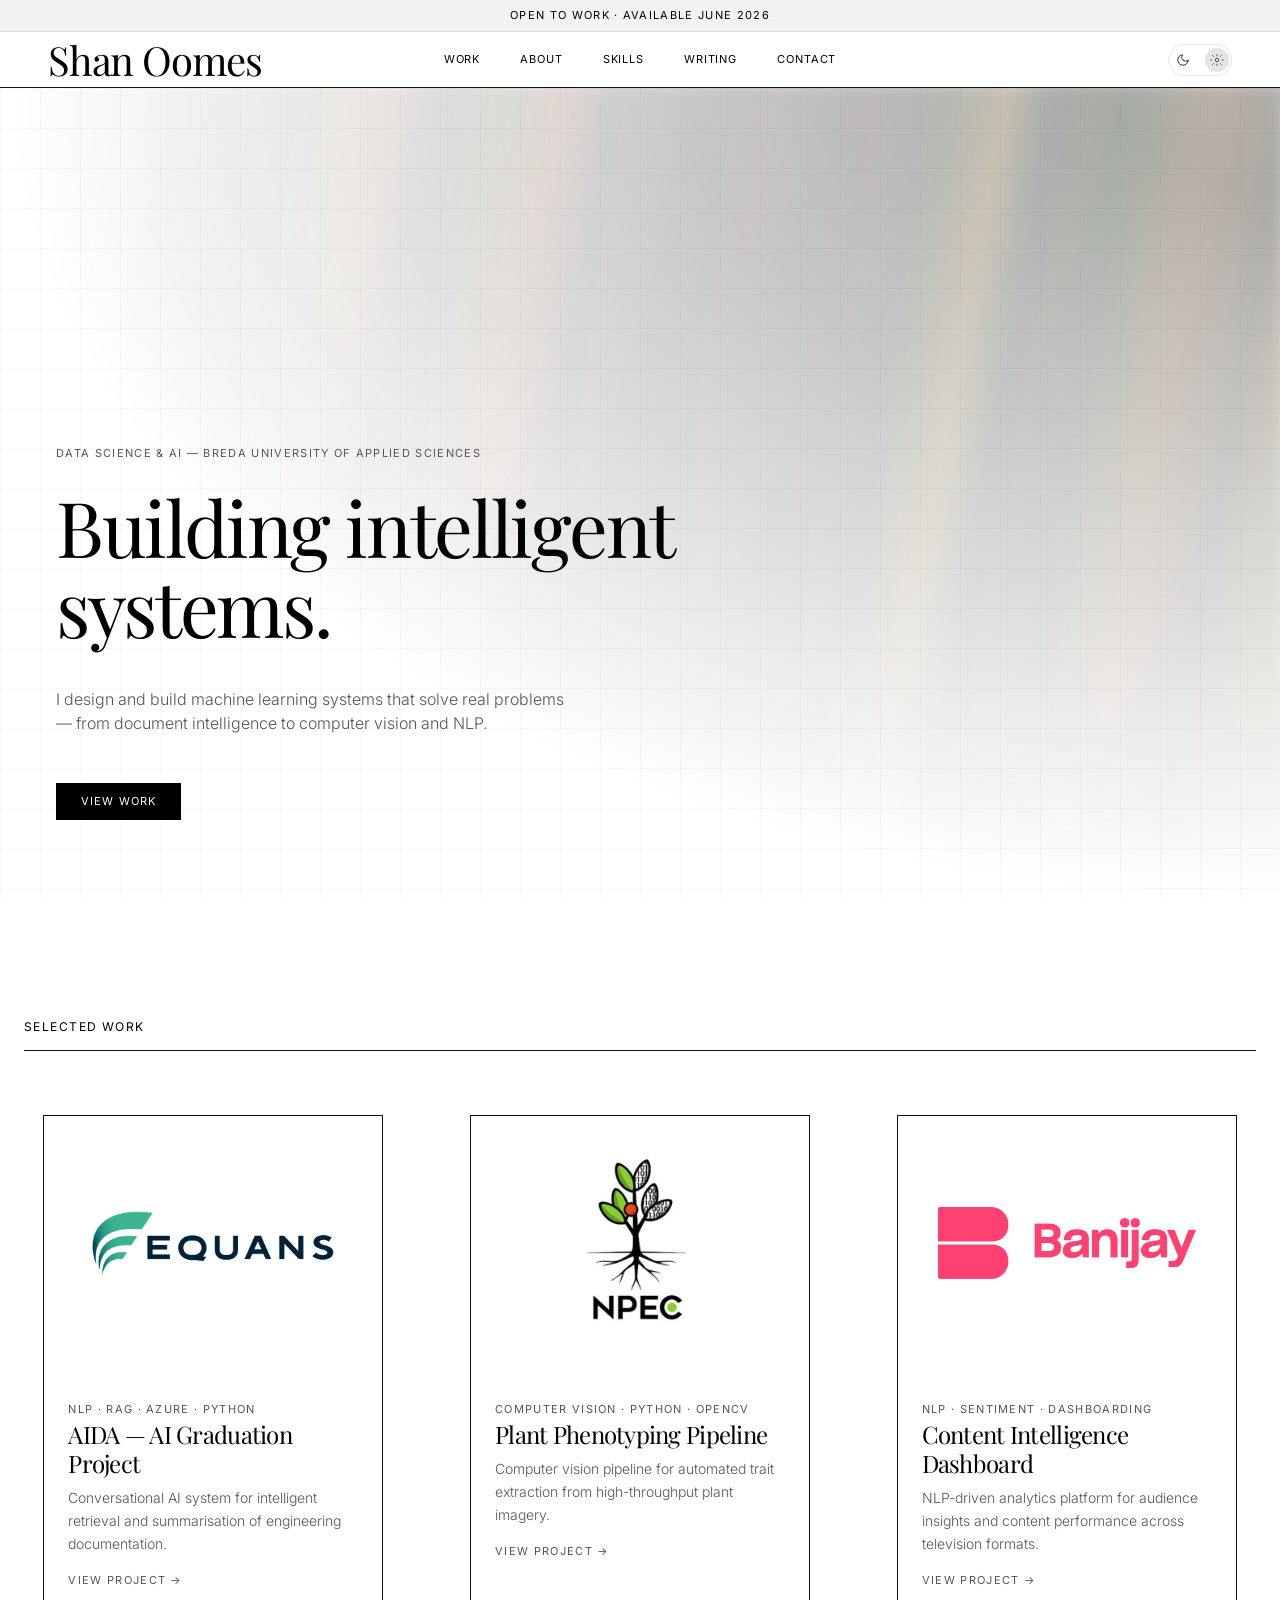
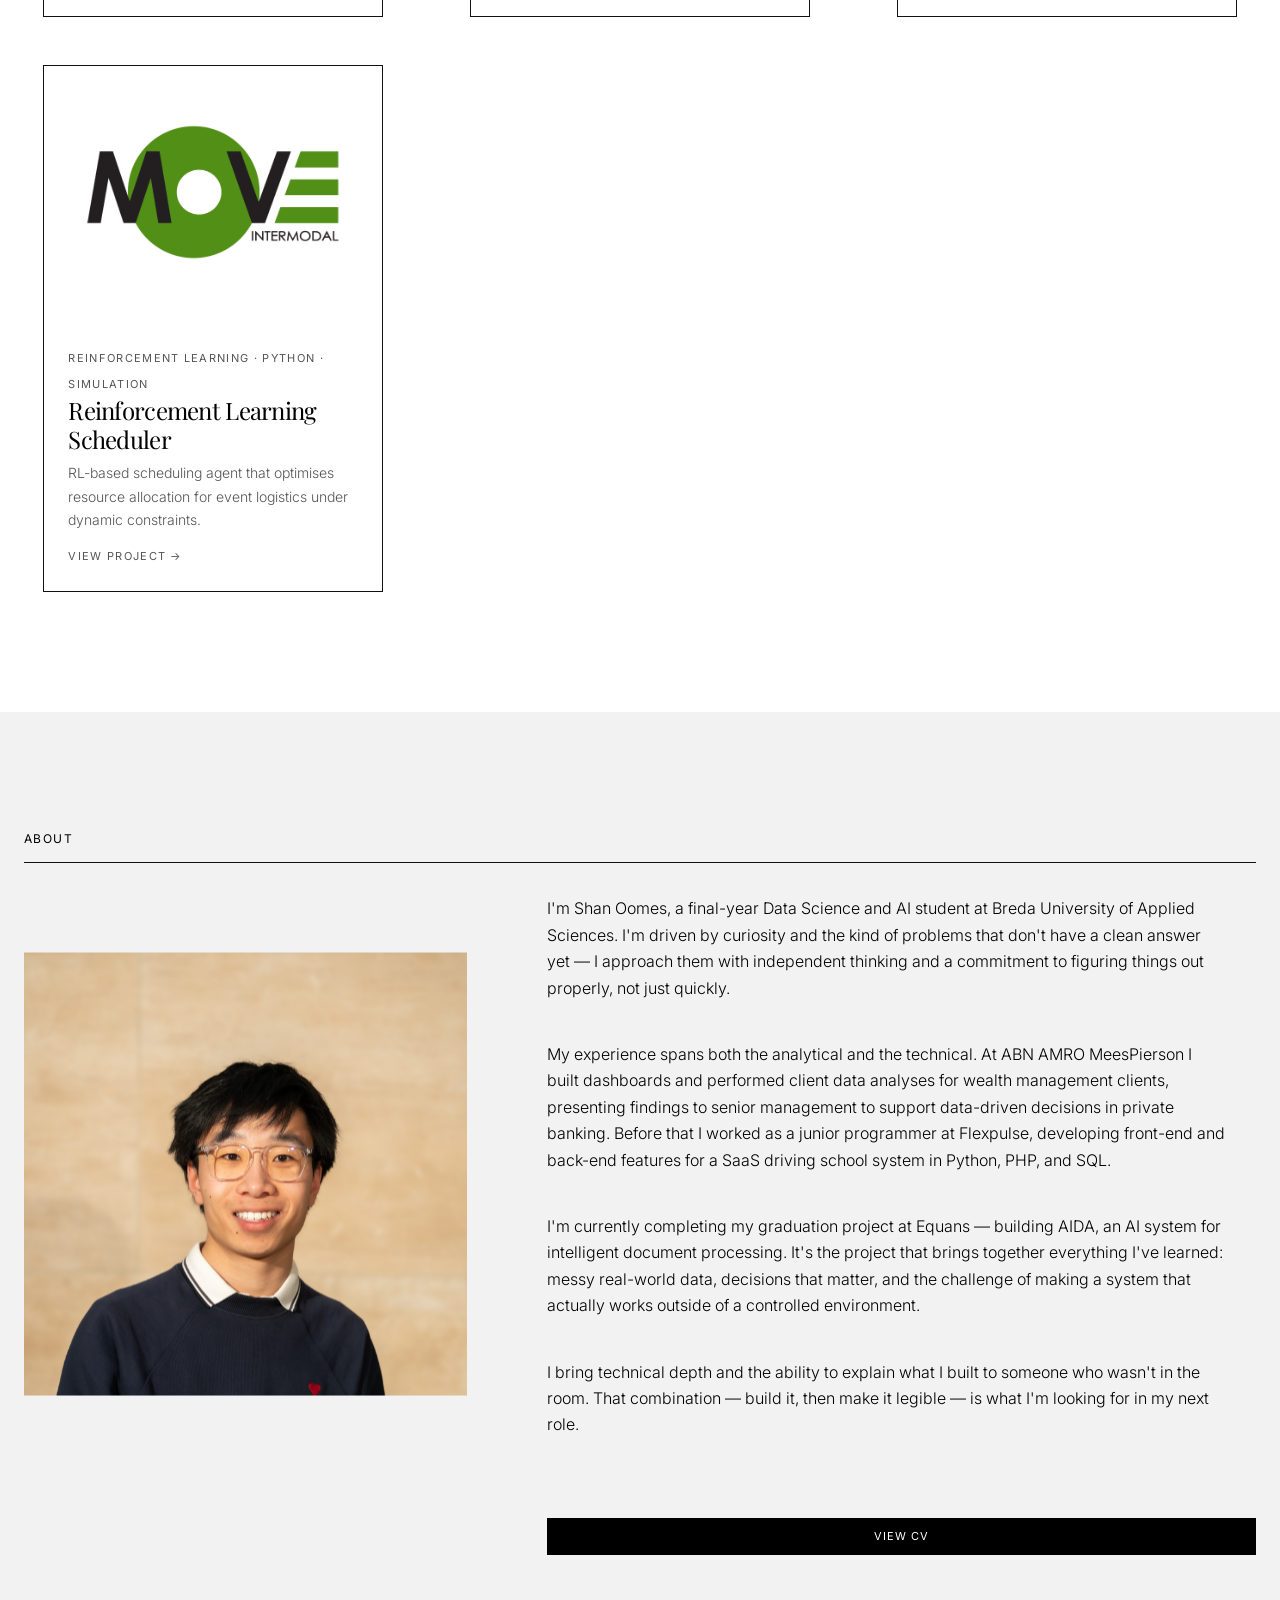
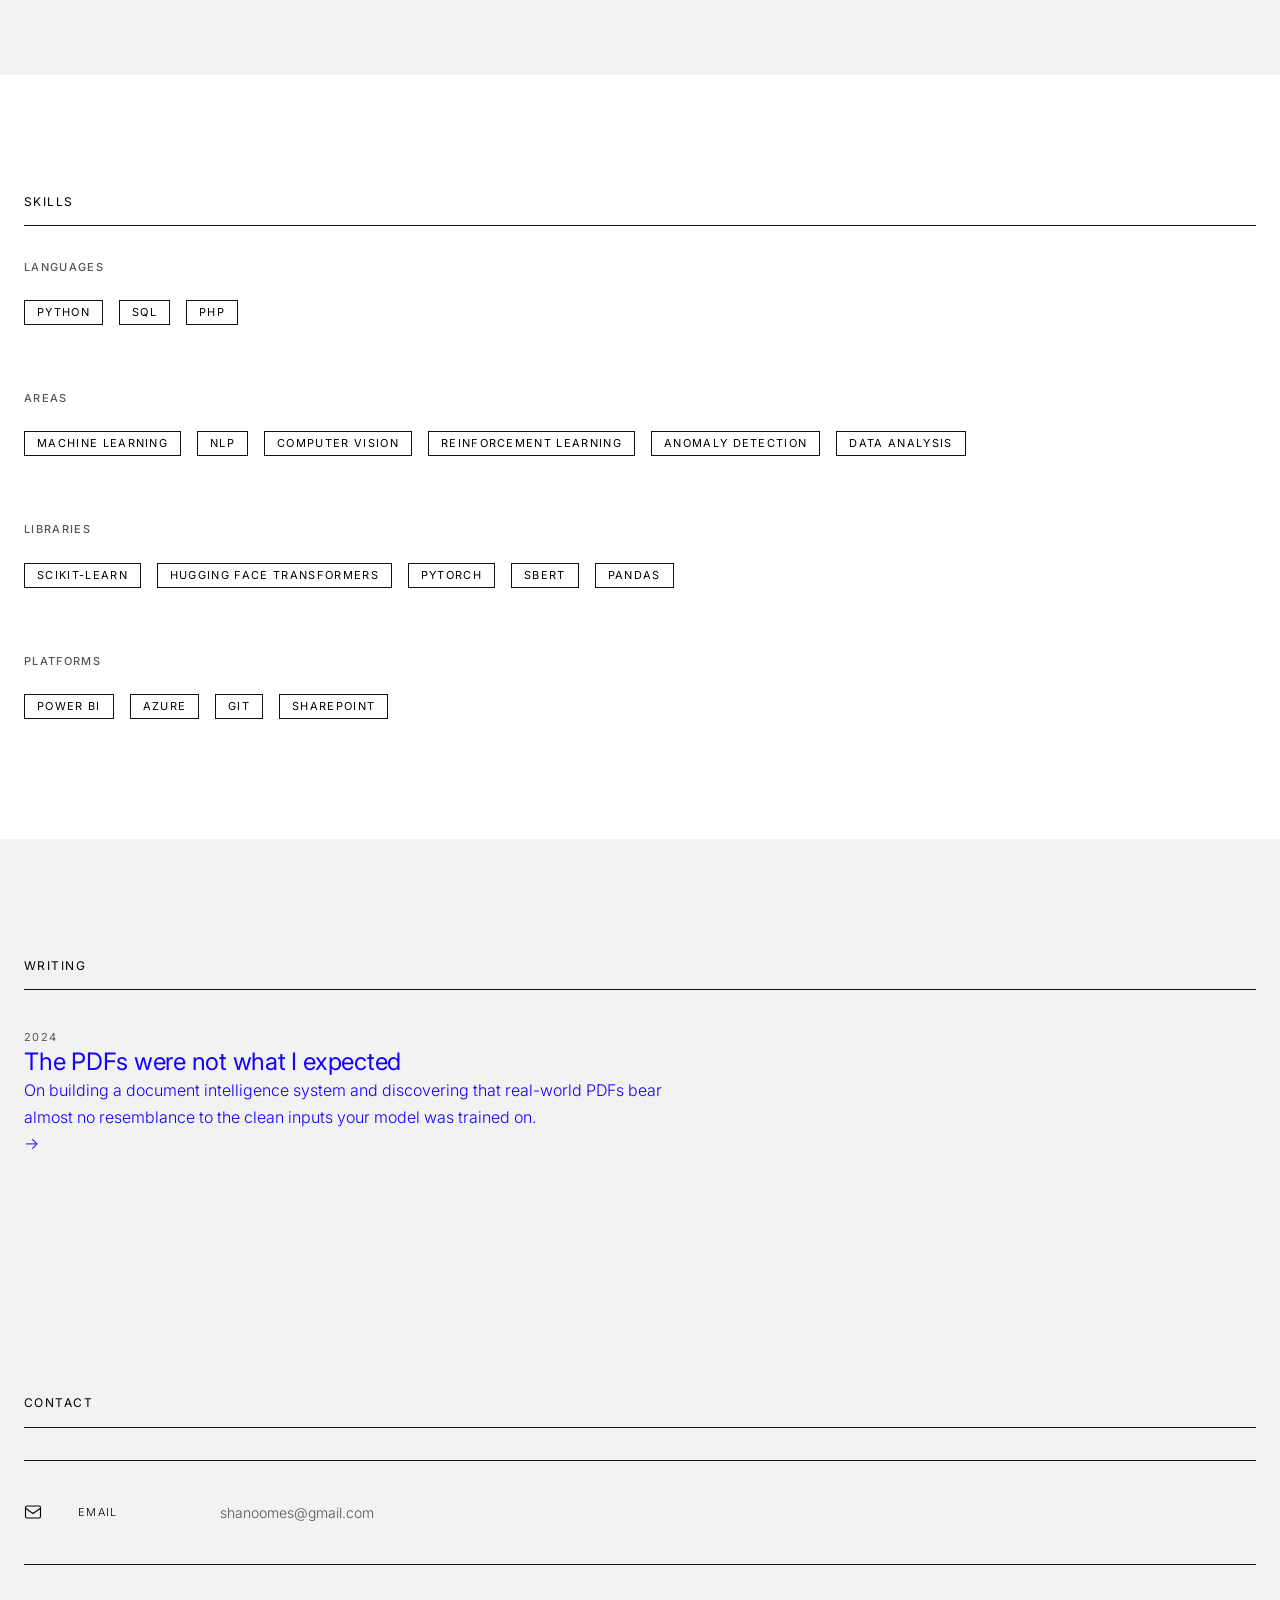
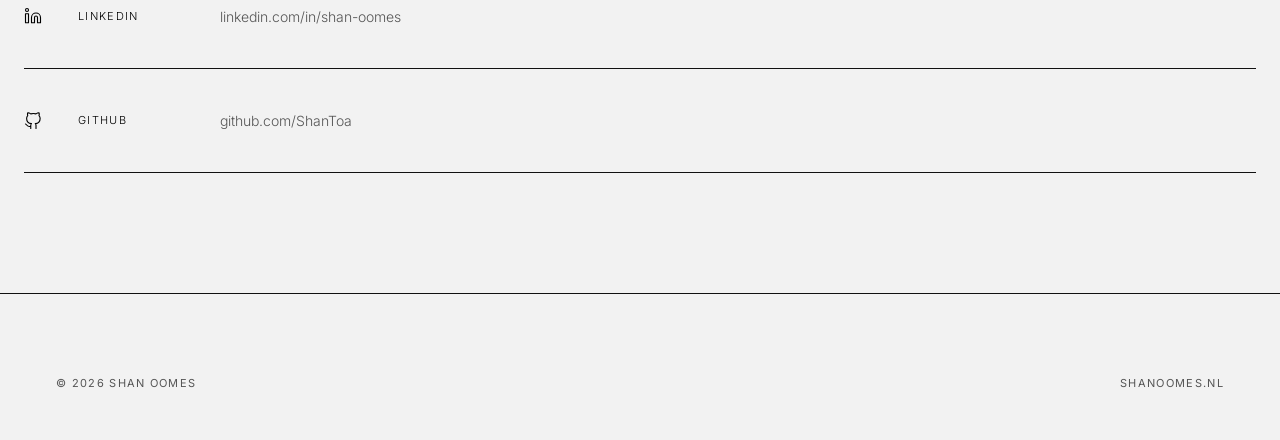
<file: index.html>
<!DOCTYPE html>
<html lang="en">
<head>
  <meta charset="UTF-8" />
  <meta name="viewport" content="width=device-width, initial-scale=1.0" />
  <title>Shan Oomes — Data Science & AI Portfolio</title>
  <meta name="description" content="Portfolio of Shan Oomes — Data Science & AI student at Breda University of Applied Sciences. Projects in NLP, computer vision, reinforcement learning, and applied AI." />
  <meta name="author" content="Shan Oomes" />
  <meta name="keywords" content="Shan Oomes, data science portfolio, AI portfolio, machine learning, NLP, computer vision, Python, Breda University, BUAS" />
  <link rel="canonical" href="https://shanoomes.nl/" />
  <meta name="google-site-verification" content="4Acu-LwoOtehn0ISv6BvUTnWVckyNmvvqtMSBdobkU8" />
  <link rel="sitemap" type="application/xml" href="sitemap.xml" />

  <!-- Favicon -->
  <link rel="icon" type="image/svg+xml" href="favicon.svg" />

  <!-- Open Graph -->
  <meta property="og:type"        content="website" />
  <meta property="og:url"         content="https://shanoomes.nl/" />
  <meta property="og:title"       content="Shan Oomes — Data Science & AI Portfolio" />
  <meta property="og:description" content="Projects in NLP, computer vision, reinforcement learning, and applied AI by Shan Oomes, Data Science & AI student at Breda University of Applied Sciences." />
  <meta property="og:image"       content="https://shanoomes.nl/assets/og-image.png" />

  <!-- Twitter Card -->
  <meta name="twitter:card"        content="summary_large_image" />
  <meta name="twitter:title"       content="Shan Oomes — Data Science & AI Portfolio" />
  <meta name="twitter:description" content="Projects in NLP, computer vision, reinforcement learning, and applied AI." />
  <meta name="twitter:image"       content="https://shanoomes.nl/assets/og-image.png" />

  <!-- Structured data -->
  <script type="application/ld+json">
  {
    "@context": "https://schema.org",
    "@type": "Person",
    "name": "Shan Oomes",
    "url": "https://shanoomes.nl/",
    "jobTitle": "Data Science & AI Student",
    "alumniOf": {
      "@type": "CollegeOrUniversity",
      "name": "Breda University of Applied Sciences"
    },
    "knowsAbout": ["Data Science", "Artificial Intelligence", "Machine Learning", "NLP", "Computer Vision", "Python"],
    "sameAs": [
      "https://www.linkedin.com/in/shanoomes"
    ]
  }
  </script>

  <!-- Anti-FOUC: apply saved theme before first paint -->
  <script>
    (function () {
      try {
        var t = localStorage.getItem('theme');
        if (t === 'dark' || (!t && window.matchMedia('(prefers-color-scheme: dark)').matches)) {
          document.documentElement.setAttribute('data-theme', 'dark');
        }
      } catch (_) {}
    })();
  </script>

  <!-- Google Fonts -->
  <link rel="preconnect" href="https://fonts.googleapis.com" />
  <link rel="preconnect" href="https://fonts.gstatic.com" crossorigin />
  <link href="https://fonts.googleapis.com/css2?family=Playfair+Display:wght@300;400&family=Inter:wght@300;400;500&family=IBM+Plex+Mono:wght@400&display=swap" rel="stylesheet" />

  <!-- Stylesheets -->
  <link rel="stylesheet" href="design-tokens.css" />
  <link rel="stylesheet" href="main.css" />
</head>
<body>

  <!-- ============================================================
       ANNOUNCEMENT BAR
  ============================================================ -->
  <div class="announcement-bar" role="banner">
    <span>Open to work&nbsp;·&nbsp;Available June 2026</span>
  </div>


  <!-- ============================================================
       NAVBAR
  ============================================================ -->
  <header class="navbar" role="banner">
    <div class="navbar__inner">

      <!-- Logo -->
      <a href="#" class="navbar__logo">Shan Oomes</a>

      <!-- Desktop links — centred absolutely -->
      <nav class="navbar__links" aria-label="Primary navigation">
        <a href="#work"    class="navbar__link">Work</a>
        <a href="#about"   class="navbar__link">About</a>
        <a href="#skills"  class="navbar__link">Skills</a>
        <a href="#writing" class="navbar__link">Writing</a>
        <a href="#contact" class="navbar__link">Contact</a>
      </nav>

      <!-- Dark-mode toggle -->
      <button
        class="theme-toggle"
        aria-pressed="false"
        aria-label="Switch to dark mode"
        type="button"
      >
        <span class="theme-toggle__track">
          <span class="theme-toggle__circle theme-toggle__circle--a">
            <!-- Sun icon (shown in light mode) -->
            <svg class="theme-toggle__svg theme-toggle__svg--sun" width="14" height="14" viewBox="0 0 24 24" fill="none" aria-hidden="true" focusable="false">
              <path d="M12 3v2m0 14v2M4.22 4.22l1.42 1.42M18.36 18.36l1.42 1.42M1 12h2m18 0h2M4.22 19.78l1.42-1.42M18.36 5.64l1.42-1.42" stroke="currentColor" stroke-width="1.5" stroke-linecap="round" stroke-linejoin="round"/>
              <circle cx="12" cy="12" r="3" stroke="currentColor" stroke-width="1.5" fill="none"/>
            </svg>
            <!-- Moon icon (shown in dark mode) -->
            <svg class="theme-toggle__svg theme-toggle__svg--moon" width="14" height="14" viewBox="0 0 24 24" fill="none" aria-hidden="true" focusable="false">
              <path d="M21 12.79A9 9 0 1111.21 3 7 7 0 0021 12.79z" stroke="currentColor" stroke-width="1.5" stroke-linecap="round" stroke-linejoin="round" fill="none"/>
            </svg>
          </span>
          <span class="theme-toggle__circle theme-toggle__circle--b">
            <!-- Moon icon (shown in light mode slot) -->
            <svg class="theme-toggle__svg theme-toggle__svg--moon" width="14" height="14" viewBox="0 0 24 24" fill="none" aria-hidden="true" focusable="false">
              <path d="M21 12.79A9 9 0 1111.21 3 7 7 0 0021 12.79z" stroke="currentColor" stroke-width="1.5" stroke-linecap="round" stroke-linejoin="round" fill="none"/>
            </svg>
            <!-- Sun icon (shown in dark mode slot) -->
            <svg class="theme-toggle__svg theme-toggle__svg--sun" width="14" height="14" viewBox="0 0 24 24" fill="none" aria-hidden="true" focusable="false">
              <path d="M12 3v2m0 14v2M4.22 4.22l1.42 1.42M18.36 18.36l1.42 1.42M1 12h2m18 0h2M4.22 19.78l1.42-1.42M18.36 5.64l1.42-1.42" stroke="currentColor" stroke-width="1.5" stroke-linecap="round" stroke-linejoin="round"/>
              <circle cx="12" cy="12" r="3" stroke="currentColor" stroke-width="1.5" fill="none"/>
            </svg>
          </span>
        </span>
      </button>

      <!-- Mobile hamburger -->
      <button
        class="navbar__hamburger"
        aria-label="Open navigation menu"
        aria-expanded="false"
        aria-controls="mobile-menu"
        type="button"
      >
        <span class="navbar__hamburger-bar"></span>
        <span class="navbar__hamburger-bar"></span>
        <span class="navbar__hamburger-bar"></span>
      </button>

    </div>
  </header>

  <!-- Mobile menu -->
  <div class="navbar__mobile-menu" id="mobile-menu" aria-hidden="true">
    <nav class="navbar__mobile-links" aria-label="Mobile navigation">
      <a href="#work"    class="navbar__mobile-link">Work</a>
      <a href="#about"   class="navbar__mobile-link">About</a>
      <a href="#skills"  class="navbar__mobile-link">Skills</a>
      <a href="#writing" class="navbar__mobile-link">Writing</a>
      <a href="#contact" class="navbar__mobile-link">Contact</a>
    </nav>
  </div>


  <!-- ============================================================
       HERO
  ============================================================ -->
  <section class="hero" id="hero">

    <!-- Aurora background -->
    <div class="hero__aurora" aria-hidden="true"></div>

    <!-- Grid layers -->
    <div class="hero__grid-base"   aria-hidden="true"></div>
    <div class="hero__grid-reveal" aria-hidden="true"></div>

    <div class="container hero__inner">
      <div class="hero__content">
        <p class="hero__label">Data Science & AI — Breda University of Applied Sciences</p>
        <h1 class="hero__title">
          Building intelligent<br />
          systems.
        </h1>
        <p class="hero__sub">
          I design and build machine learning systems that solve real problems —
          from document intelligence to computer vision and NLP.
        </p>
        <div class="hero__cta">
          <a href="#work" class="btn btn-primary">View work</a>
        </div>
      </div>
    </div>

  </section>

  <hr class="divider" />


  <!-- ============================================================
       WORK
  ============================================================ -->
  <section class="work section" id="work">
    <div class="container">

      <h2>Selected work</h2>

      <div class="work__grid">

        <!-- AIDA -->
        <a href="aida.html" class="project-card fade-up">
          <div class="project-card__img-wrap">
            <img src="assets/equans-logo.png" alt="Equans logo" class="project-card__img-logo" />
          </div>
          <div class="project-card__body">
            <span class="project-card__tags caption">NLP · RAG · Azure · Python</span>
            <h3 class="project-card__title">AIDA — AI Graduation Project</h3>
            <p class="project-card__desc">Conversational AI system for intelligent retrieval and summarisation of engineering documentation.</p>
            <span class="project-card__link">View project →</span>
          </div>
        </a>

        <!-- NPEC -->
        <a href="npec.html" class="project-card fade-up">
          <div class="project-card__img-wrap">
            <img src="assets/npec-logo.png" alt="NPEC logo" class="project-card__img-logo" />
          </div>
          <div class="project-card__body">
            <span class="project-card__tags caption">Computer Vision · Python · OpenCV</span>
            <h3 class="project-card__title">Plant Phenotyping Pipeline</h3>
            <p class="project-card__desc">Computer vision pipeline for automated trait extraction from high-throughput plant imagery.</p>
            <span class="project-card__link">View project →</span>
          </div>
        </a>

        <!-- Banijay -->
        <a href="banijay.html" class="project-card fade-up">
          <div class="project-card__img-wrap">
            <img src="assets/banijay-logo.png" alt="Banijay logo" class="project-card__img-logo" />
          </div>
          <div class="project-card__body">
            <span class="project-card__tags caption">NLP · Sentiment · Dashboarding</span>
            <h3 class="project-card__title">Content Intelligence Dashboard</h3>
            <p class="project-card__desc">NLP-driven analytics platform for audience insights and content performance across television formats.</p>
            <span class="project-card__link">View project →</span>
          </div>
        </a>

        <!-- Move -->
        <a href="move.html" class="project-card fade-up">
          <div class="project-card__img-wrap">
            <img src="assets/move-intermodal-logo.png" alt="Move logo" class="project-card__img-logo" />
          </div>
          <div class="project-card__body">
            <span class="project-card__tags caption">Reinforcement Learning · Python · Simulation</span>
            <h3 class="project-card__title">Reinforcement Learning Scheduler</h3>
            <p class="project-card__desc">RL-based scheduling agent that optimises resource allocation for event logistics under dynamic constraints.</p>
            <span class="project-card__link">View project →</span>
          </div>
        </a>

      </div><!-- /.work__grid -->
    </div>
  </section>

  <hr class="divider" />


  <!-- ============================================================
       ABOUT
  ============================================================ -->
  <section class="about section section--secondary" id="about">
    <div class="container">

      <h2>About</h2>

      <div class="about__grid">

        <div class="about__photo-col">
          <div class="about__photo-wrap">
            <img
              src="assets/Shan Oomes-2.jpg"
              alt="Shan Oomes — Data Science &amp; AI student"
              class="about__photo"
              loading="lazy"
            />
          </div>
        </div>

        <div class="about__text-col">
          <p>
            I'm Shan Oomes, a final-year Data Science and AI student at Breda University of
            Applied Sciences. I'm driven by curiosity and the kind of problems that don't have
            a clean answer yet — I approach them with independent thinking and a commitment to
            figuring things out properly, not just quickly.
          </p>
          <p>
            My experience spans both the analytical and the technical. At ABN AMRO MeesPierson
            I built dashboards and performed client data analyses for wealth management clients,
            presenting findings to senior management to support data-driven decisions in private
            banking. Before that I worked as a junior programmer at Flexpulse, developing
            front-end and back-end features for a SaaS driving school system in Python, PHP, and SQL.
          </p>
          <p>
            I'm currently completing my graduation project at Equans — building AIDA, an AI
            system for intelligent document processing. It's the project that brings together
            everything I've learned: messy real-world data, decisions that matter, and the
            challenge of making a system that actually works outside of a controlled environment.
          </p>
          <p>
            I bring technical depth and the ability to explain what I built to someone who wasn't
            in the room. That combination — build it, then make it legible — is what I'm looking
            for in my next role.
          </p>

          <button class="btn btn-primary about__cv-cta cv-trigger" type="button">
            View CV
          </button>
        </div>

      </div>
    </div>
  </section>


  <!-- ============================================================
       SKILLS
  ============================================================ -->
  <section class="skills section" id="skills">
    <div class="container">

      <h2>Skills</h2>

      <div class="skills__groups">

        <div class="skills__group fade-up">
          <span class="skills__group-label">Languages</span>
          <div class="skills__tags">
            <span class="skills__tag">Python</span>
            <span class="skills__tag">SQL</span>
            <span class="skills__tag">PHP</span>
          </div>
        </div>

        <div class="skills__group fade-up">
          <span class="skills__group-label">Areas</span>
          <div class="skills__tags">
            <span class="skills__tag">Machine Learning</span>
            <span class="skills__tag">NLP</span>
            <span class="skills__tag">Computer Vision</span>
            <span class="skills__tag">Reinforcement Learning</span>
            <span class="skills__tag">Anomaly Detection</span>
            <span class="skills__tag">Data Analysis</span>
          </div>
        </div>

        <div class="skills__group fade-up">
          <span class="skills__group-label">Libraries</span>
          <div class="skills__tags">
            <span class="skills__tag">Scikit-learn</span>
            <span class="skills__tag">Hugging Face Transformers</span>
            <span class="skills__tag">PyTorch</span>
            <span class="skills__tag">SBERT</span>
            <span class="skills__tag">Pandas</span>
          </div>
        </div>

        <div class="skills__group fade-up">
          <span class="skills__group-label">Platforms</span>
          <div class="skills__tags">
            <span class="skills__tag">Power BI</span>
            <span class="skills__tag">Azure</span>
            <span class="skills__tag">Git</span>
            <span class="skills__tag">SharePoint</span>
          </div>
        </div>

      </div>
    </div>
  </section>

  <hr class="divider" />


  <!-- ============================================================
       WRITING
  ============================================================ -->
  <section class="writing section section--secondary" id="writing">
    <div class="container">

      <h2>Writing</h2>

      <div class="writing__list">

        <article class="writing-entry fade-up">
          <a href="post-pdf.html" class="writing-entry__link">
            <div class="writing-entry__meta">
              <span class="caption">2024</span>
            </div>
            <div class="writing-entry__body">
              <h3 class="writing-entry__title">The PDFs were not what I expected</h3>
              <p class="writing-entry__excerpt">
                On building a document intelligence system and discovering that
                real-world PDFs bear almost no resemblance to the clean inputs
                your model was trained on.
              </p>
            </div>
            <span class="writing-entry__arrow" aria-hidden="true">→</span>
          </a>
        </article>

      </div>
    </div>
  </section>

  <hr class="divider" />


  <!-- ============================================================
       CONTACT
  ============================================================ -->
  <section class="contact section" id="contact">
    <div class="container">

      <h2>Contact</h2>

      <div class="contact__links fade-up">

        <a href="mailto:shanoomes@gmail.com" class="contact__link">
          <svg viewBox="0 0 24 24" aria-hidden="true">
            <rect x="2" y="4" width="20" height="16" rx="2"/>
            <path d="m2 7 10 7 10-7"/>
          </svg>
          <span class="contact__link-label">Email</span>
          <span class="contact__link-value">shanoomes@gmail.com</span>
        </a>

        <a href="https://www.linkedin.com/in/shan-oomes" class="contact__link" target="_blank" rel="noopener noreferrer">
          <svg viewBox="0 0 24 24" aria-hidden="true">
            <path d="M16 8a6 6 0 0 1 6 6v7h-4v-7a2 2 0 0 0-2-2 2 2 0 0 0-2 2v7h-4v-7a6 6 0 0 1 6-6z"/>
            <rect x="2" y="9" width="4" height="12"/>
            <circle cx="4" cy="4" r="2"/>
          </svg>
          <span class="contact__link-label">LinkedIn</span>
          <span class="contact__link-value">linkedin.com/in/shan-oomes</span>
        </a>

        <a href="https://github.com/ShanToa" class="contact__link" target="_blank" rel="noopener noreferrer">
          <svg viewBox="0 0 24 24" aria-hidden="true">
            <path d="M9 19c-5 1.5-5-2.5-7-3m14 6v-3.87a3.37 3.37 0 0 0-.94-2.61c3.14-.35 6.44-1.54 6.44-7A5.44 5.44 0 0 0 20 4.77 5.07 5.07 0 0 0 19.91 1S18.73.65 16 2.48a13.38 13.38 0 0 0-7 0C6.27.65 5.09 1 5.09 1A5.07 5.07 0 0 0 5 4.77a5.44 5.44 0 0 0-1.5 3.78c0 5.42 3.3 6.61 6.44 7A3.37 3.37 0 0 0 9 18.13V22"/>
          </svg>
          <span class="contact__link-label">GitHub</span>
          <span class="contact__link-value">github.com/ShanToa</span>
        </a>

      </div>

    </div>
  </section>


  <!-- ============================================================
       FOOTER
  ============================================================ -->
  <footer class="footer">
    <div class="container footer__inner">
      <span class="footer__copy caption">© 2026 Shan Oomes</span>
      <span class="footer__domain caption">shanoomes.nl</span>
    </div>
  </footer>


  <!-- ============================================================
       CV MODAL
  ============================================================ -->
  <div class="cv-modal" role="dialog" aria-modal="true" aria-label="CV" aria-hidden="true" hidden>
    <div class="cv-modal__backdrop"></div>
    <div class="cv-modal__panel">

      <button class="cv-modal__close" aria-label="Close CV" type="button">&#x2715;</button>

      <div class="cv-modal__content">
        <h3 style="margin-bottom: var(--space-4);">Experience</h3>

        <div class="cv-timeline">
          
          <div class="cv-timeline__item">
            <div class="cv-timeline__dot"></div>
            <div class="cv-timeline__body">
              <span class="caption">Februari 2026 – Current</span>
              <h3 class="cv-timeline__role">Graduation student — Equans</h3>
              <p>
                Building AIDA, an AI system for intelligent document processing. The project involves
                developing machine learning models, engineering a data pipeline, and integrating the
                system into real-world workflows to solve complex problems with messy data.
              </p>
              <div class="cv-experience__meta">
                <span class="cv-skills__tag">Applied AI</span>
                <span class="cv-skills__tag">NLP</span>
                <span class="cv-skills__tag">Document intelligence</span>
                <span class="cv-skills__tag">Data pipelines</span>
              </div>
            </div>
          </div>

          <div class="cv-timeline__item">
            <div class="cv-timeline__dot"></div>
            <div class="cv-timeline__body">
              <span class="caption">Februari 2025 – Augustus 2025</span>
              <h3 class="cv-timeline__role">Stagaire Data Analyse — ABN AMRO Meespierson</h3>
              <p>
                Developed dashboards and performed client data analyses for wealth management clients within a multidisciplinary team.
                Reported findings and recommendations to senior management to support data-driven decision-making in private banking.
              </p>
              <div class="cv-experience__meta">
                <span class="cv-skills__tag">Power BI</span>
                <span class="cv-skills__tag">SQL</span>
                <span class="cv-skills__tag">Python</span>
                <span class="cv-skills__tag">Data analysis</span>
                <span class="cv-skills__tag">Stakeholder reporting</span>
              </div>
            </div>
          </div>

          <div class="cv-timeline__item">
            <div class="cv-timeline__dot"></div>
            <div class="cv-timeline__body">
              <span class="caption">September 2023 – December 2024</span>
              <h3 class="cv-timeline__role">Vestigingsassistent — PIDZ Best</h3>
              <p>
                Responsible for onboarding new independent healthcare professionals. Assessed qualifications,
                education, and background information as part of a structured verification process.
              </p>
              <div class="cv-experience__meta">
                <span class="cv-skills__tag">Onboarding systems</span>
                <span class="cv-skills__tag">Review workflows</span>
                <span class="cv-skills__tag">Compliance</span>
                <span class="cv-skills__tag">Screening</span>
              </div>
            </div>
          </div>

          <div class="cv-timeline__item">
            <div class="cv-timeline__dot"></div>
            <div class="cv-timeline__body">
              <span class="caption">September 2020 – Current</span>
              <h3 class="cv-timeline__role">Lid van ICT Commissie — T.S.G.V. Under Par</h3>
              <p>
                Managed all ICT matters for the golf student association, including maintaining the WordPress website.
              </p>
              <div class="cv-experience__meta">
                <span class="cv-skills__tag">WordPress</span>
                <span class="cv-skills__tag">Website admin</span>
                <span class="cv-skills__tag">Site maintenance</span>
                <span class="cv-skills__tag">ICT support</span>
              </div>
            </div>
          </div>

          <div class="cv-timeline__item">
            <div class="cv-timeline__dot"></div>
            <div class="cv-timeline__body">
              <span class="caption">Maart 2020 – Mei 2023</span>
              <h3 class="cv-timeline__role">Junior programmeur — Flexpulse rijschoolsoftware</h3>
              <p>
                Programmed new features and functions for the SaaS system, working across front-end and back-end layers
                to improve and optimise the platform.
              </p>
              <div class="cv-experience__meta">
                <span class="cv-skills__tag">Python</span>
                <span class="cv-skills__tag">PHP</span>
                <span class="cv-skills__tag">SQL</span>
                <span class="cv-skills__tag">SaaS development</span>
              </div>
            </div>
          </div>

        </div>

        <h3 style="margin-top: var(--space-8); margin-bottom: var(--space-4);">Education</h3>
        <div class="cv-timeline">
          <div class="cv-timeline__item">
            <div class="cv-timeline__dot"></div>
            <div class="cv-timeline__body">
              <span class="caption">Sept 2022 – Jun 2026</span>
              <h3 class="cv-timeline__role">Data Science & AI — Breda University of Applied Sciences</h3>
              <p>Academic focus on applied AI, data analysis, and building systems that connect models with real-world workflows.</p>
              <div class="cv-experience__meta">
                <span class="cv-skills__tag">NLP</span>
                <span class="cv-skills__tag">Applied machine learning</span>
                <span class="cv-skills__tag">AIDA</span>
              </div>
            </div>
          </div>
        </div>

      </div>
    </div>
  </div>


  <script src="main.js"></script>
</body>
</html>
</file>
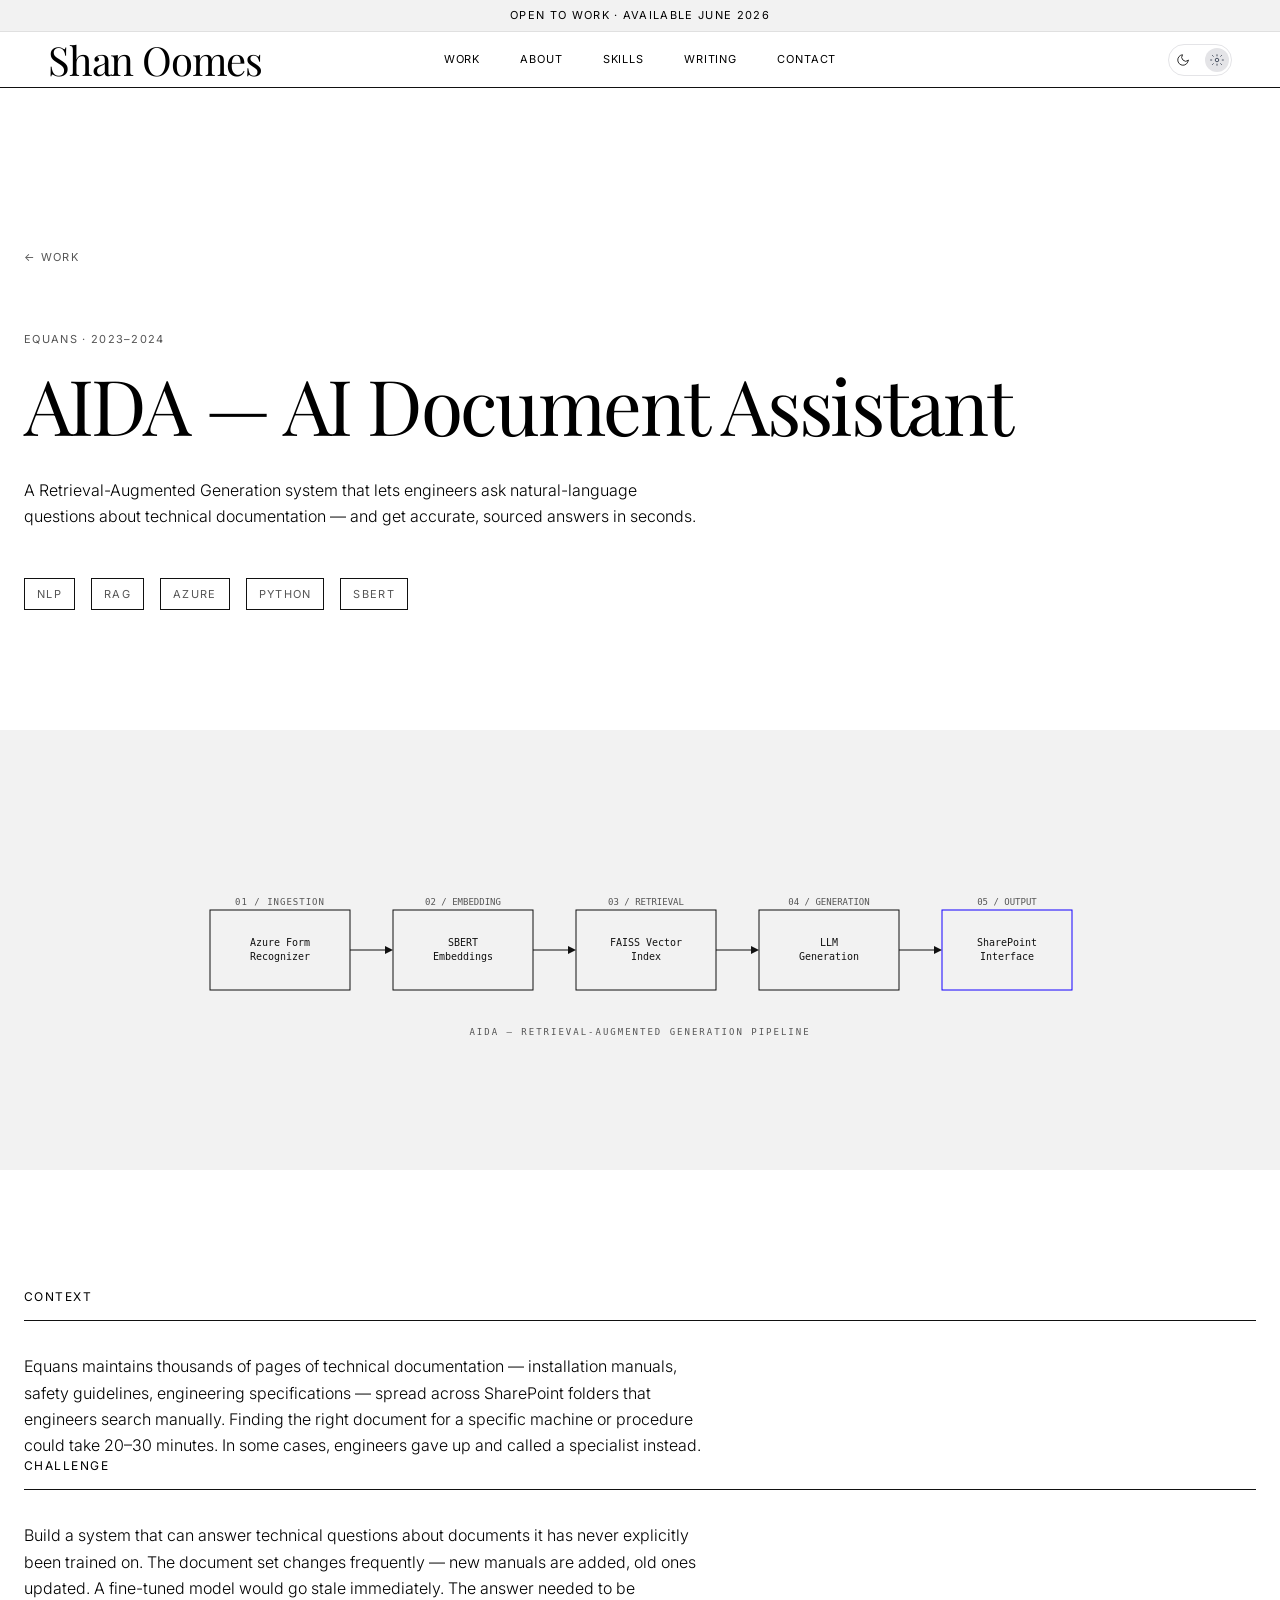
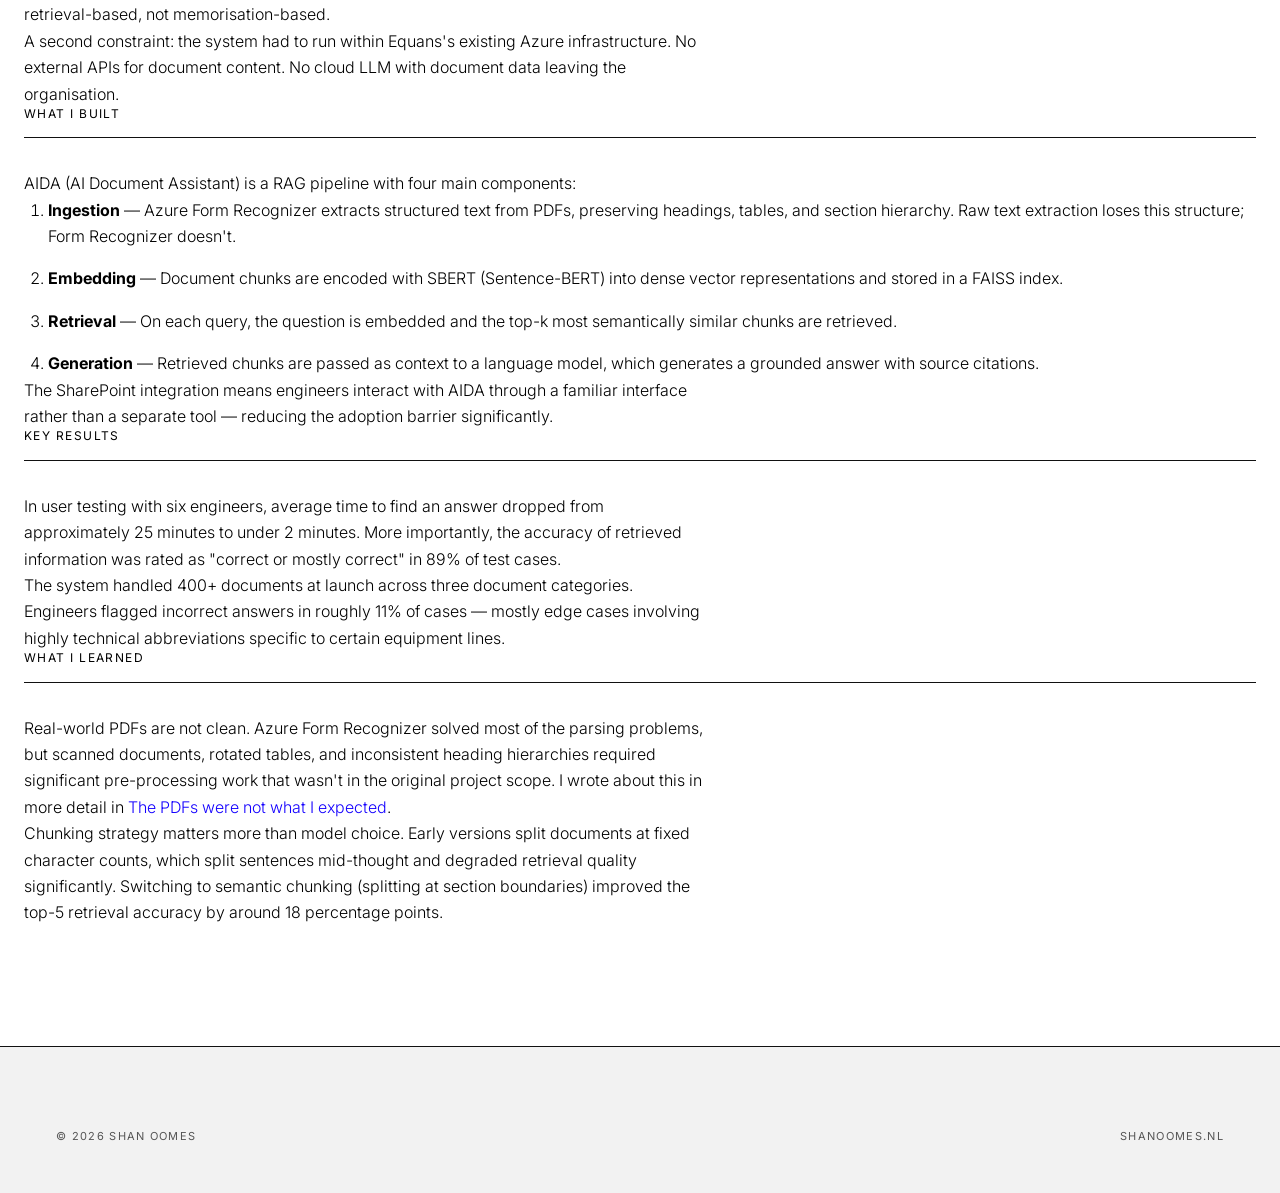
<file: aida.html>
<!DOCTYPE html>
<html lang="en">
<head>
  <meta charset="UTF-8" />
  <meta name="viewport" content="width=device-width, initial-scale=1.0" />
  <title>AIDA — AI Graduation Project · Shan Oomes</title>
  <meta name="description" content="AIDA: a Retrieval-Augmented Generation system for engineering documentation, built at Equans. NLP, RAG, Azure, Python." />
  <meta name="author" content="Shan Oomes" />
  <link rel="canonical" href="https://shanoomes.nl/aida.html" />
  <link rel="icon" type="image/svg+xml" href="favicon.svg" />
  <meta property="og:type"        content="article" />
  <meta property="og:url"         content="https://shanoomes.nl/aida.html" />
  <meta property="og:title"       content="AIDA — AI Graduation Project · Shan Oomes" />
  <meta property="og:description" content="Conversational AI system for intelligent retrieval and summarisation of engineering documentation. Built at Equans using NLP, RAG, and Azure." />
  <meta property="og:image"       content="https://shanoomes.nl/assets/og-image.png" />
  <meta name="twitter:card"        content="summary_large_image" />
  <meta name="twitter:title"       content="AIDA — AI Graduation Project · Shan Oomes" />
  <meta name="twitter:description" content="Conversational AI system for intelligent retrieval and summarisation of engineering documentation." />
  <meta name="twitter:image"       content="https://shanoomes.nl/assets/og-image.png" />
  <script>
    (function () {
      try {
        var t = localStorage.getItem('theme');
        if (t === 'dark' || (!t && window.matchMedia('(prefers-color-scheme: dark)').matches)) {
          document.documentElement.setAttribute('data-theme', 'dark');
        }
      } catch (_) {}
    })();
  </script>
  <link rel="preconnect" href="https://fonts.googleapis.com" />
  <link rel="preconnect" href="https://fonts.gstatic.com" crossorigin />
  <link href="https://fonts.googleapis.com/css2?family=Playfair+Display:wght@300;400&family=Inter:wght@300;400;500&family=IBM+Plex+Mono:wght@400&display=swap" rel="stylesheet" />
  <link rel="stylesheet" href="design-tokens.css" />
  <link rel="stylesheet" href="main.css" />
</head>
<body>

  <div class="announcement-bar">
    <span>Open to work&nbsp;·&nbsp;Available June 2026</span>
  </div>

  <header class="navbar">
    <div class="navbar__inner">
      <a href="index.html" class="navbar__logo">Shan Oomes</a>
      <nav class="navbar__links" aria-label="Primary navigation">
        <a href="index.html#work"    class="navbar__link">Work</a>
        <a href="index.html#about"   class="navbar__link">About</a>
        <a href="index.html#skills"  class="navbar__link">Skills</a>
        <a href="index.html#writing" class="navbar__link">Writing</a>
        <a href="index.html#contact" class="navbar__link">Contact</a>
      </nav>
      <button
        class="theme-toggle"
        aria-pressed="false"
        aria-label="Switch to dark mode"
        type="button"
      >
        <span class="theme-toggle__track">
          <span class="theme-toggle__circle theme-toggle__circle--a">
            <svg class="theme-toggle__svg theme-toggle__svg--sun" width="14" height="14" viewBox="0 0 24 24" fill="none" aria-hidden="true" focusable="false">
              <path d="M12 3v2m0 14v2M4.22 4.22l1.42 1.42M18.36 18.36l1.42 1.42M1 12h2m18 0h2M4.22 19.78l1.42-1.42M18.36 5.64l1.42-1.42" stroke="currentColor" stroke-width="1.5" stroke-linecap="round" stroke-linejoin="round"/>
              <circle cx="12" cy="12" r="3" stroke="currentColor" stroke-width="1.5" fill="none"/>
            </svg>
            <svg class="theme-toggle__svg theme-toggle__svg--moon" width="14" height="14" viewBox="0 0 24 24" fill="none" aria-hidden="true" focusable="false">
              <path d="M21 12.79A9 9 0 1111.21 3 7 7 0 0021 12.79z" stroke="currentColor" stroke-width="1.5" stroke-linecap="round" stroke-linejoin="round" fill="none"/>
            </svg>
          </span>
          <span class="theme-toggle__circle theme-toggle__circle--b">
            <svg class="theme-toggle__svg theme-toggle__svg--moon" width="14" height="14" viewBox="0 0 24 24" fill="none" aria-hidden="true" focusable="false">
              <path d="M21 12.79A9 9 0 1111.21 3 7 7 0 0021 12.79z" stroke="currentColor" stroke-width="1.5" stroke-linecap="round" stroke-linejoin="round" fill="none"/>
            </svg>
            <svg class="theme-toggle__svg theme-toggle__svg--sun" width="14" height="14" viewBox="0 0 24 24" fill="none" aria-hidden="true" focusable="false">
              <path d="M12 3v2m0 14v2M4.22 4.22l1.42 1.42M18.36 18.36l1.42 1.42M1 12h2m18 0h2M4.22 19.78l1.42-1.42M18.36 5.64l1.42-1.42" stroke="currentColor" stroke-width="1.5" stroke-linecap="round" stroke-linejoin="round"/>
              <circle cx="12" cy="12" r="3" stroke="currentColor" stroke-width="1.5" fill="none"/>
            </svg>
          </span>
        </span>
      </button>

      <button
        class="navbar__hamburger"
        aria-label="Open navigation menu"
        aria-expanded="false"
        aria-controls="mobile-menu"
        type="button"
      >
        <span class="navbar__hamburger-bar"></span>
        <span class="navbar__hamburger-bar"></span>
        <span class="navbar__hamburger-bar"></span>
      </button>
    </div>
  </header>

  <div class="navbar__mobile-menu" id="mobile-menu" aria-hidden="true">
    <nav>
      <a href="index.html#work"    class="navbar__mobile-link">Work</a>
      <a href="index.html#about"   class="navbar__mobile-link">About</a>
      <a href="index.html#skills"  class="navbar__mobile-link">Skills</a>
      <a href="index.html#writing" class="navbar__mobile-link">Writing</a>
      <a href="index.html#contact" class="navbar__mobile-link">Contact</a>
    </nav>
  </div>

  <!-- PROJECT HEADER -->
  <section class="project-header section">
    <div class="container">
      <p class="caption" style="margin-bottom: var(--space-3);">
        <a href="index.html#work" class="back-link">← Work</a>
      </p>
      <p class="caption" style="color: var(--color-text-muted); margin-bottom: var(--space-2);">Equans · 2023–2024</p>
      <h1 style="margin-bottom: var(--space-4);">AIDA — AI Document Assistant</h1>
      <p style="max-width: var(--max-width-text); margin-bottom: var(--space-6);">
        A Retrieval-Augmented Generation system that lets engineers ask natural-language questions about
        technical documentation — and get accurate, sourced answers in seconds.
      </p>
      <div style="display: flex; gap: var(--space-2); flex-wrap: wrap;">
        <span class="caption" style="border: var(--border); padding: 6px 12px;">NLP</span>
        <span class="caption" style="border: var(--border); padding: 6px 12px;">RAG</span>
        <span class="caption" style="border: var(--border); padding: 6px 12px;">Azure</span>
        <span class="caption" style="border: var(--border); padding: 6px 12px;">Python</span>
        <span class="caption" style="border: var(--border); padding: 6px 12px;">SBERT</span>
      </div>
    </div>
  </section>

  <hr class="divider" />

  <!-- DIAGRAM -->
  <section class="section section--secondary">
    <div class="container">
      <img src="assets/aida-diagram.svg" alt="AIDA system architecture diagram" style="width: 100%; max-width: 900px; margin-inline: auto; display: block;" loading="lazy" />
    </div>
  </section>

  <hr class="divider" />

  <!-- CONTENT -->
  <section class="section">
    <div class="container">
      <div class="project-module">

        <div class="project-module__block fade-up">
          <h2>Context</h2>
          <p>
            Equans maintains thousands of pages of technical documentation — installation manuals,
            safety guidelines, engineering specifications — spread across SharePoint folders that
            engineers search manually. Finding the right document for a specific machine or procedure
            could take 20–30 minutes. In some cases, engineers gave up and called a specialist instead.
          </p>
        </div>

        <div class="project-module__block fade-up">
          <h2>Challenge</h2>
          <p>
            Build a system that can answer technical questions about documents it has never explicitly
            been trained on. The document set changes frequently — new manuals are added, old ones
            updated. A fine-tuned model would go stale immediately. The answer needed to be
            retrieval-based, not memorisation-based.
          </p>
          <p>
            A second constraint: the system had to run within Equans's existing Azure infrastructure.
            No external APIs for document content. No cloud LLM with document data leaving the
            organisation.
          </p>
        </div>

        <div class="project-module__block fade-up">
          <h2>What I built</h2>
          <p>
            AIDA (AI Document Assistant) is a RAG pipeline with four main components:
          </p>
          <ol style="padding-left: var(--space-3); line-height: var(--leading-body);">
            <li style="margin-bottom: var(--space-2);"><strong>Ingestion</strong> — Azure Form Recognizer extracts structured text from PDFs, preserving headings, tables, and section hierarchy. Raw text extraction loses this structure; Form Recognizer doesn't.</li>
            <li style="margin-bottom: var(--space-2);"><strong>Embedding</strong> — Document chunks are encoded with SBERT (Sentence-BERT) into dense vector representations and stored in a FAISS index.</li>
            <li style="margin-bottom: var(--space-2);"><strong>Retrieval</strong> — On each query, the question is embedded and the top-k most semantically similar chunks are retrieved.</li>
            <li><strong>Generation</strong> — Retrieved chunks are passed as context to a language model, which generates a grounded answer with source citations.</li>
          </ol>
          <p>
            The SharePoint integration means engineers interact with AIDA through a familiar interface
            rather than a separate tool — reducing the adoption barrier significantly.
          </p>
        </div>

        <div class="project-module__block fade-up">
          <h2>Key results</h2>
          <p>
            In user testing with six engineers, average time to find an answer dropped from approximately
            25 minutes to under 2 minutes. More importantly, the accuracy of retrieved information was
            rated as "correct or mostly correct" in 89% of test cases.
          </p>
          <p>
            The system handled 400+ documents at launch across three document categories. Engineers
            flagged incorrect answers in roughly 11% of cases — mostly edge cases involving highly
            technical abbreviations specific to certain equipment lines.
          </p>
        </div>

        <div class="project-module__block fade-up">
          <h2>What I learned</h2>
          <p>
            Real-world PDFs are not clean. Azure Form Recognizer solved most of the parsing
            problems, but scanned documents, rotated tables, and inconsistent heading hierarchies
            required significant pre-processing work that wasn't in the original project scope.
            I wrote about this in more detail in <a href="post-pdf.html">The PDFs were not what I expected</a>.
          </p>
          <p>
            Chunking strategy matters more than model choice. Early versions split documents at fixed
            character counts, which split sentences mid-thought and degraded retrieval quality
            significantly. Switching to semantic chunking (splitting at section boundaries) improved
            the top-5 retrieval accuracy by around 18 percentage points.
          </p>
        </div>

      </div>
    </div>
  </section>

  <hr class="divider" />

  <footer class="footer">
    <div class="container footer__inner">
      <span class="footer__copy caption">© 2026 Shan Oomes</span>
      <span class="footer__domain caption">shanoomes.nl</span>
    </div>
  </footer>

  <script src="main.js"></script>
</body>
</html>
</file>
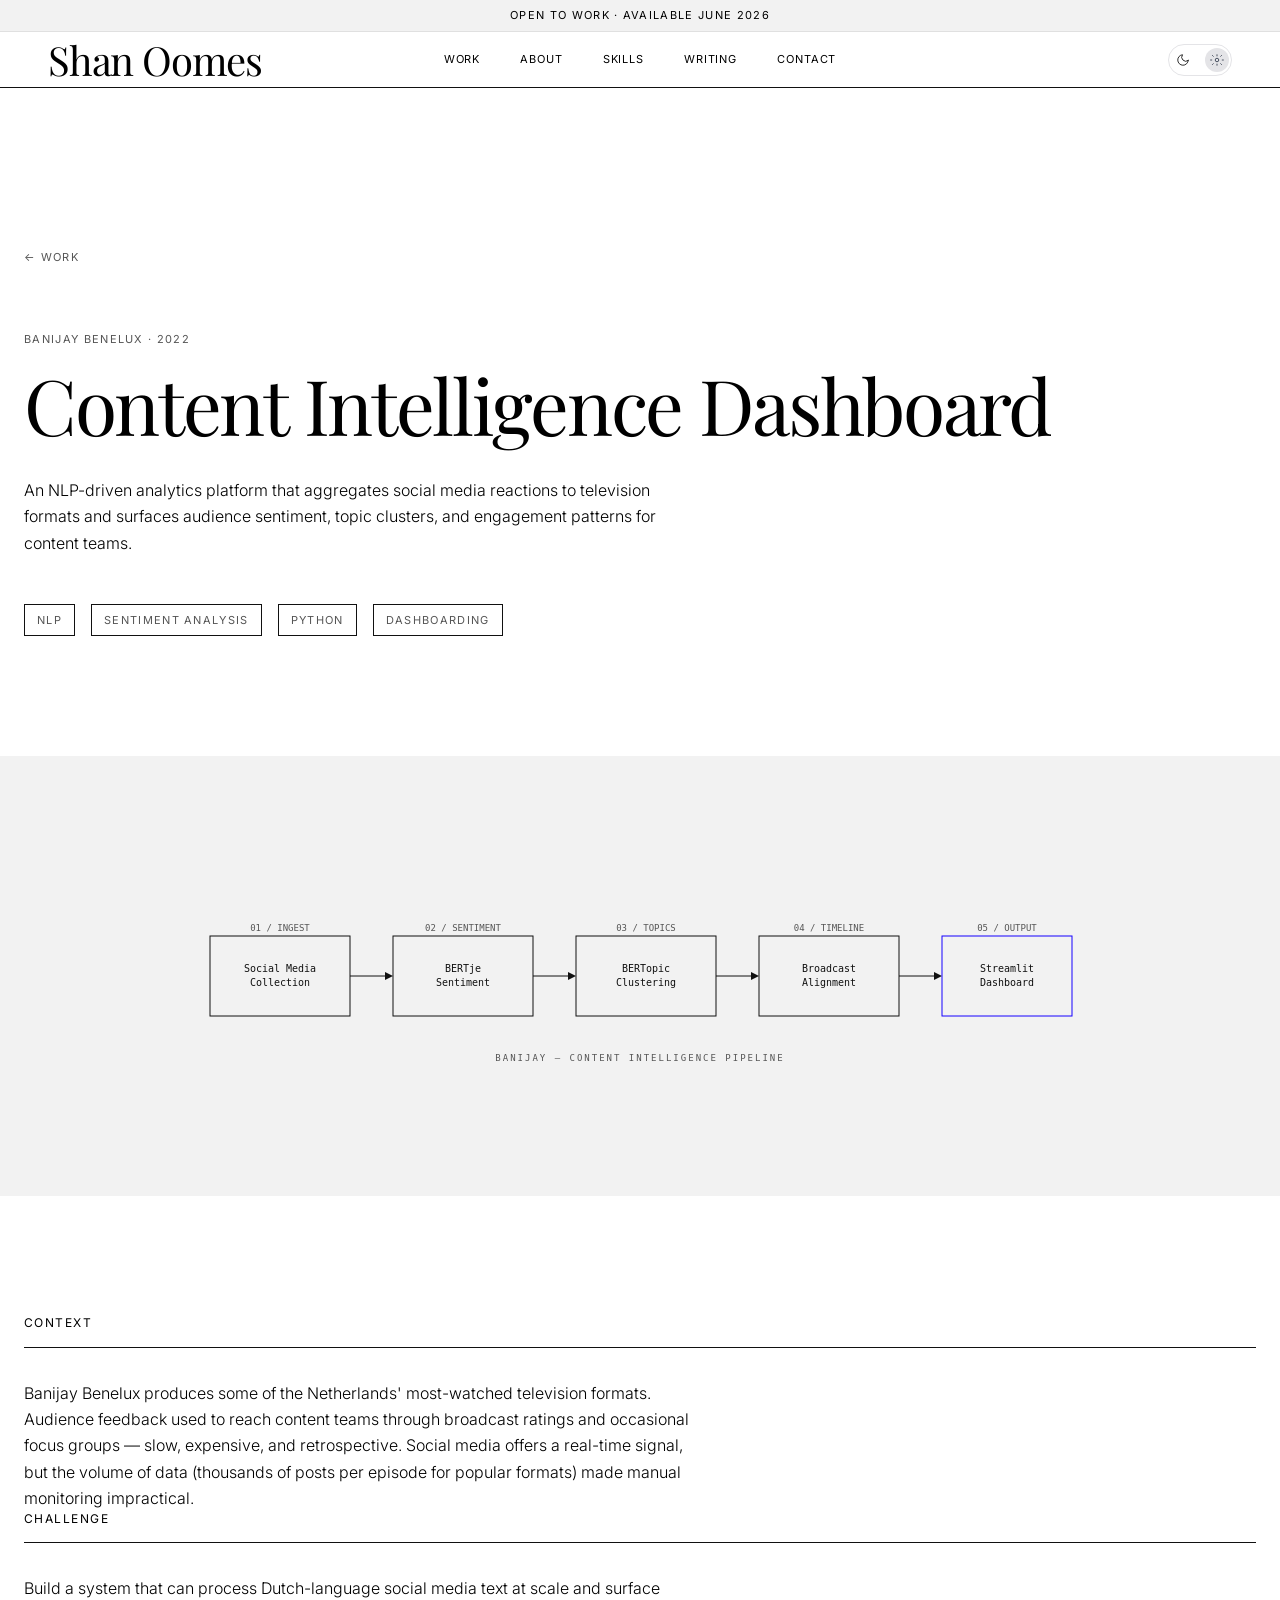
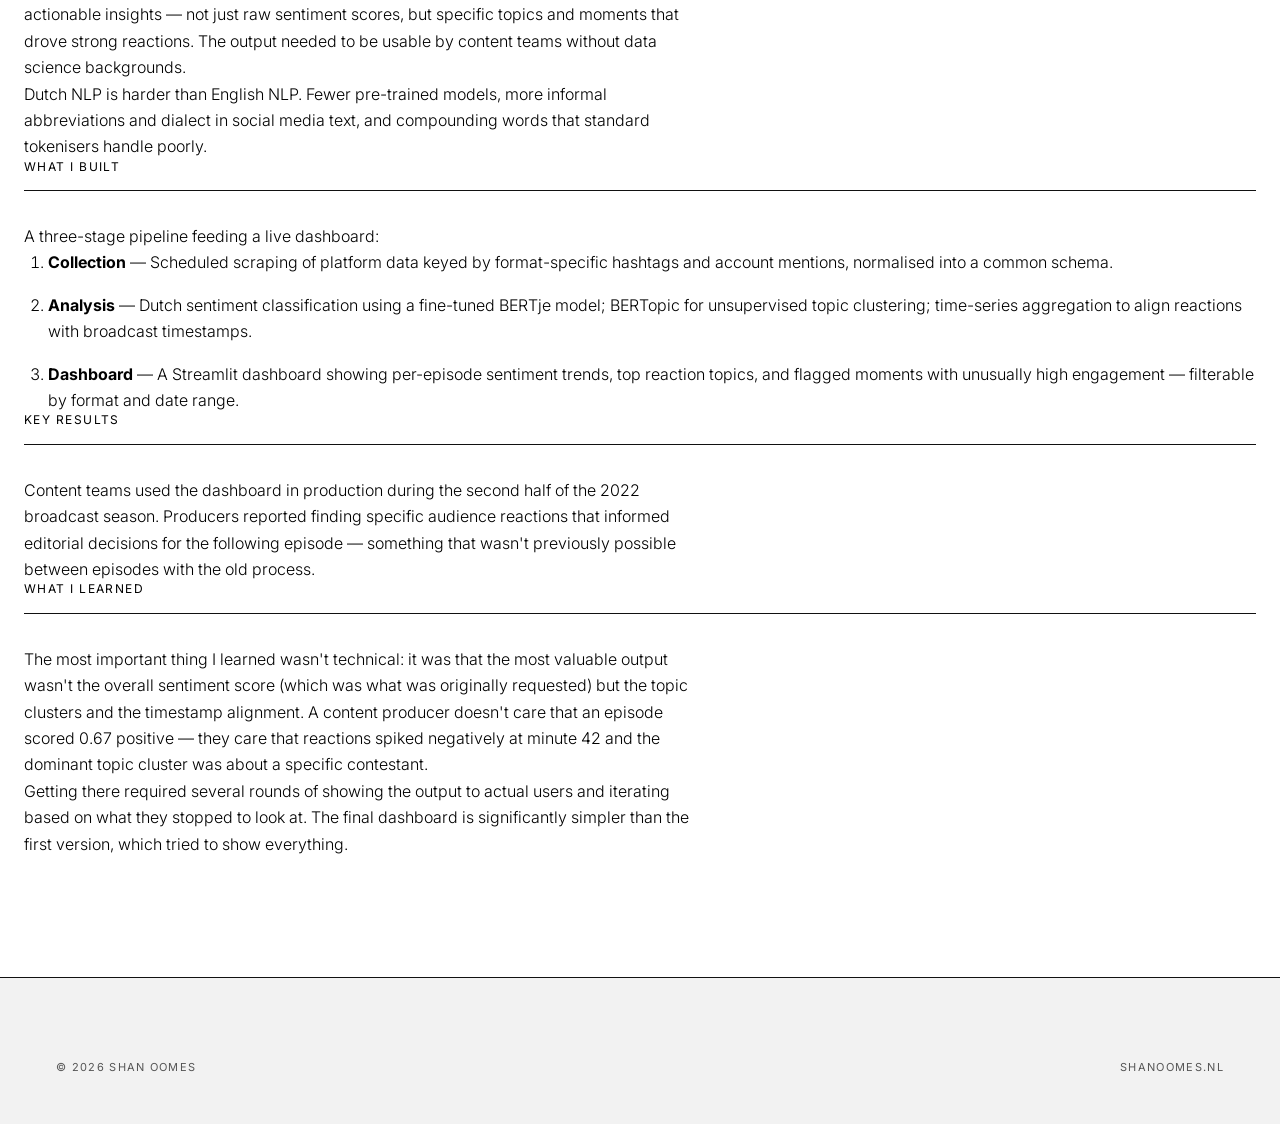
<file: banijay.html>
<!DOCTYPE html>
<html lang="en">
<head>
  <meta charset="UTF-8" />
  <meta name="viewport" content="width=device-width, initial-scale=1.0" />
  <title>Content Intelligence Dashboard · Shan Oomes</title>
  <meta name="description" content="NLP-driven analytics platform for audience insights and content performance across television formats, built for Banijay Benelux." />
  <meta name="author" content="Shan Oomes" />
  <link rel="canonical" href="https://shanoomes.nl/banijay.html" />
  <link rel="icon" type="image/svg+xml" href="favicon.svg" />
  <meta property="og:type"        content="article" />
  <meta property="og:url"         content="https://shanoomes.nl/banijay.html" />
  <meta property="og:title"       content="Content Intelligence Dashboard · Shan Oomes" />
  <meta property="og:description" content="NLP-driven analytics platform for audience insights and content performance across television formats, built for Banijay Benelux." />
  <meta property="og:image"       content="https://shanoomes.nl/assets/og-image.png" />
  <meta name="twitter:card"        content="summary_large_image" />
  <meta name="twitter:title"       content="Content Intelligence Dashboard · Shan Oomes" />
  <meta name="twitter:description" content="NLP-driven analytics platform for audience insights and content performance across television formats." />
  <meta name="twitter:image"       content="https://shanoomes.nl/assets/og-image.png" />
  <script>
    (function () {
      try {
        var t = localStorage.getItem('theme');
        if (t === 'dark' || (!t && window.matchMedia('(prefers-color-scheme: dark)').matches)) {
          document.documentElement.setAttribute('data-theme', 'dark');
        }
      } catch (_) {}
    })();
  </script>
  <link rel="preconnect" href="https://fonts.googleapis.com" />
  <link rel="preconnect" href="https://fonts.gstatic.com" crossorigin />
  <link href="https://fonts.googleapis.com/css2?family=Playfair+Display:wght@300;400&family=Inter:wght@300;400;500&family=IBM+Plex+Mono:wght@400&display=swap" rel="stylesheet" />
  <link rel="stylesheet" href="design-tokens.css" />
  <link rel="stylesheet" href="main.css" />
</head>
<body>

  <div class="announcement-bar">
    <span>Open to work&nbsp;·&nbsp;Available June 2026</span>
  </div>

  <header class="navbar">
    <div class="navbar__inner">
      <a href="index.html" class="navbar__logo">Shan Oomes</a>
      <nav class="navbar__links" aria-label="Primary navigation">
        <a href="index.html#work"    class="navbar__link">Work</a>
        <a href="index.html#about"   class="navbar__link">About</a>
        <a href="index.html#skills"  class="navbar__link">Skills</a>
        <a href="index.html#writing" class="navbar__link">Writing</a>
        <a href="index.html#contact" class="navbar__link">Contact</a>
      </nav>
      <button
        class="theme-toggle"
        aria-pressed="false"
        aria-label="Switch to dark mode"
        type="button"
      >
        <span class="theme-toggle__track">
          <span class="theme-toggle__circle theme-toggle__circle--a">
            <svg class="theme-toggle__svg theme-toggle__svg--sun" width="14" height="14" viewBox="0 0 24 24" fill="none" aria-hidden="true" focusable="false">
              <path d="M12 3v2m0 14v2M4.22 4.22l1.42 1.42M18.36 18.36l1.42 1.42M1 12h2m18 0h2M4.22 19.78l1.42-1.42M18.36 5.64l1.42-1.42" stroke="currentColor" stroke-width="1.5" stroke-linecap="round" stroke-linejoin="round"/>
              <circle cx="12" cy="12" r="3" stroke="currentColor" stroke-width="1.5" fill="none"/>
            </svg>
            <svg class="theme-toggle__svg theme-toggle__svg--moon" width="14" height="14" viewBox="0 0 24 24" fill="none" aria-hidden="true" focusable="false">
              <path d="M21 12.79A9 9 0 1111.21 3 7 7 0 0021 12.79z" stroke="currentColor" stroke-width="1.5" stroke-linecap="round" stroke-linejoin="round" fill="none"/>
            </svg>
          </span>
          <span class="theme-toggle__circle theme-toggle__circle--b">
            <svg class="theme-toggle__svg theme-toggle__svg--moon" width="14" height="14" viewBox="0 0 24 24" fill="none" aria-hidden="true" focusable="false">
              <path d="M21 12.79A9 9 0 1111.21 3 7 7 0 0021 12.79z" stroke="currentColor" stroke-width="1.5" stroke-linecap="round" stroke-linejoin="round" fill="none"/>
            </svg>
            <svg class="theme-toggle__svg theme-toggle__svg--sun" width="14" height="14" viewBox="0 0 24 24" fill="none" aria-hidden="true" focusable="false">
              <path d="M12 3v2m0 14v2M4.22 4.22l1.42 1.42M18.36 18.36l1.42 1.42M1 12h2m18 0h2M4.22 19.78l1.42-1.42M18.36 5.64l1.42-1.42" stroke="currentColor" stroke-width="1.5" stroke-linecap="round" stroke-linejoin="round"/>
              <circle cx="12" cy="12" r="3" stroke="currentColor" stroke-width="1.5" fill="none"/>
            </svg>
          </span>
        </span>
      </button>

      <button
        class="navbar__hamburger"
        aria-label="Open navigation menu"
        aria-expanded="false"
        aria-controls="mobile-menu"
        type="button"
      >
        <span class="navbar__hamburger-bar"></span>
        <span class="navbar__hamburger-bar"></span>
        <span class="navbar__hamburger-bar"></span>
      </button>
    </div>
  </header>

  <div class="navbar__mobile-menu" id="mobile-menu" aria-hidden="true">
    <nav>
      <a href="index.html#work"    class="navbar__mobile-link">Work</a>
      <a href="index.html#about"   class="navbar__mobile-link">About</a>
      <a href="index.html#skills"  class="navbar__mobile-link">Skills</a>
      <a href="index.html#writing" class="navbar__mobile-link">Writing</a>
      <a href="index.html#contact" class="navbar__mobile-link">Contact</a>
    </nav>
  </div>

  <section class="project-header section">
    <div class="container">
      <p class="caption" style="margin-bottom: var(--space-3);">
        <a href="index.html#work" class="back-link">← Work</a>
      </p>
      <p class="caption" style="color: var(--color-text-muted); margin-bottom: var(--space-2);">Banijay Benelux · 2022</p>
      <h1 style="margin-bottom: var(--space-4);">Content Intelligence Dashboard</h1>
      <p style="max-width: var(--max-width-text); margin-bottom: var(--space-6);">
        An NLP-driven analytics platform that aggregates social media reactions to television
        formats and surfaces audience sentiment, topic clusters, and engagement patterns for
        content teams.
      </p>
      <div style="display: flex; gap: var(--space-2); flex-wrap: wrap;">
        <span class="caption" style="border: var(--border); padding: 6px 12px;">NLP</span>
        <span class="caption" style="border: var(--border); padding: 6px 12px;">Sentiment Analysis</span>
        <span class="caption" style="border: var(--border); padding: 6px 12px;">Python</span>
        <span class="caption" style="border: var(--border); padding: 6px 12px;">Dashboarding</span>
      </div>
    </div>
  </section>

  <hr class="divider" />

  <section class="section section--secondary">
    <div class="container">
      <img src="assets/banijay-diagram.svg" alt="Banijay content intelligence pipeline diagram" style="width: 100%; max-width: 900px; margin-inline: auto; display: block;" loading="lazy" />
    </div>
  </section>

  <hr class="divider" />

  <section class="section">
    <div class="container">
      <div class="project-module">

        <div class="project-module__block fade-up">
          <h2>Context</h2>
          <p>
            Banijay Benelux produces some of the Netherlands' most-watched television formats.
            Audience feedback used to reach content teams through broadcast ratings and occasional
            focus groups — slow, expensive, and retrospective. Social media offers a real-time
            signal, but the volume of data (thousands of posts per episode for popular formats)
            made manual monitoring impractical.
          </p>
        </div>

        <div class="project-module__block fade-up">
          <h2>Challenge</h2>
          <p>
            Build a system that can process Dutch-language social media text at scale and surface
            actionable insights — not just raw sentiment scores, but specific topics and moments
            that drove strong reactions. The output needed to be usable by content teams without
            data science backgrounds.
          </p>
          <p>
            Dutch NLP is harder than English NLP. Fewer pre-trained models, more informal
            abbreviations and dialect in social media text, and compounding words that standard
            tokenisers handle poorly.
          </p>
        </div>

        <div class="project-module__block fade-up">
          <h2>What I built</h2>
          <p>
            A three-stage pipeline feeding a live dashboard:
          </p>
          <ol style="padding-left: var(--space-3); line-height: var(--leading-body);">
            <li style="margin-bottom: var(--space-2);"><strong>Collection</strong> — Scheduled scraping of platform data keyed by format-specific hashtags and account mentions, normalised into a common schema.</li>
            <li style="margin-bottom: var(--space-2);"><strong>Analysis</strong> — Dutch sentiment classification using a fine-tuned BERTje model; BERTopic for unsupervised topic clustering; time-series aggregation to align reactions with broadcast timestamps.</li>
            <li><strong>Dashboard</strong> — A Streamlit dashboard showing per-episode sentiment trends, top reaction topics, and flagged moments with unusually high engagement — filterable by format and date range.</li>
          </ol>
        </div>

        <div class="project-module__block fade-up">
          <h2>Key results</h2>
          <p>
            Content teams used the dashboard in production during the second half of the 2022
            broadcast season. Producers reported finding specific audience reactions that informed
            editorial decisions for the following episode — something that wasn't previously possible
            between episodes with the old process.
          </p>
        </div>

        <div class="project-module__block fade-up">
          <h2>What I learned</h2>
          <p>
            The most important thing I learned wasn't technical: it was that the most valuable
            output wasn't the overall sentiment score (which was what was originally requested)
            but the topic clusters and the timestamp alignment. A content producer doesn't care
            that an episode scored 0.67 positive — they care that reactions spiked negatively
            at minute 42 and the dominant topic cluster was about a specific contestant.
          </p>
          <p>
            Getting there required several rounds of showing the output to actual users and
            iterating based on what they stopped to look at. The final dashboard is significantly
            simpler than the first version, which tried to show everything.
          </p>
        </div>

      </div>
    </div>
  </section>

  <hr class="divider" />

  <footer class="footer">
    <div class="container footer__inner">
      <span class="footer__copy caption">© 2026 Shan Oomes</span>
      <span class="footer__domain caption">shanoomes.nl</span>
    </div>
  </footer>

  <script src="main.js"></script>
</body>
</html>
</file>
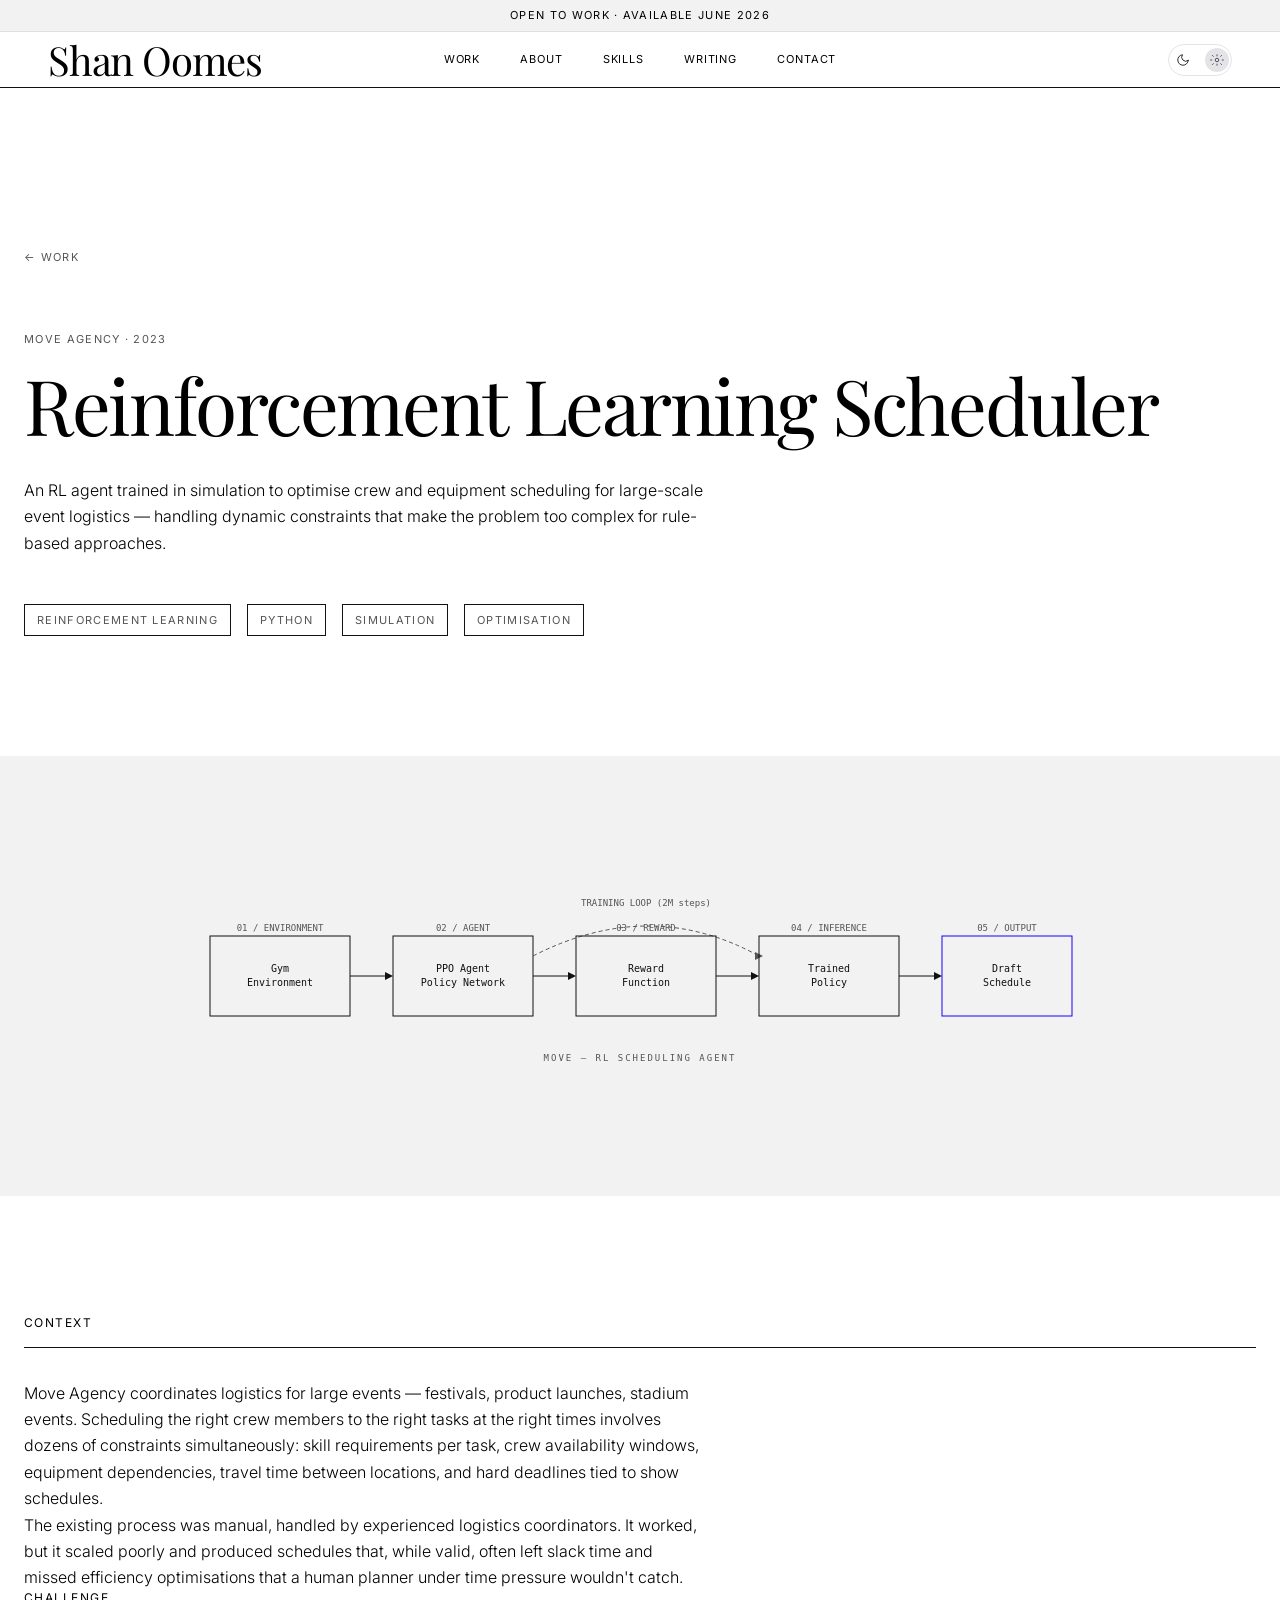
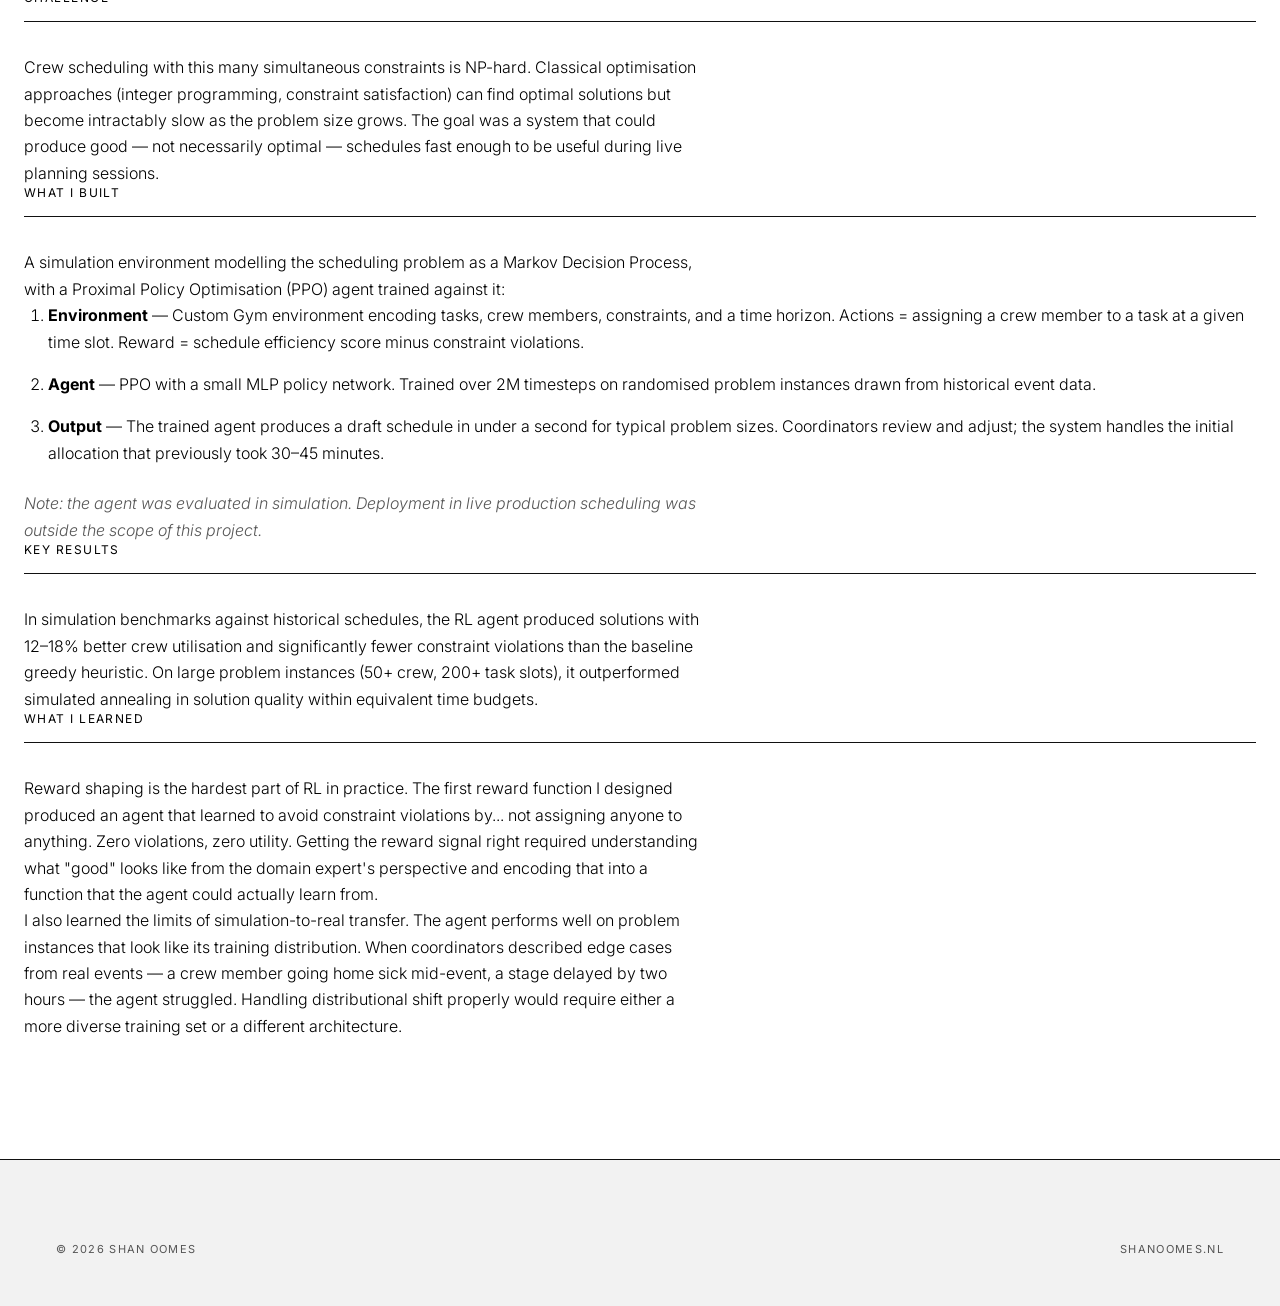
<file: move.html>
<!DOCTYPE html>
<html lang="en">
<head>
  <meta charset="UTF-8" />
  <meta name="viewport" content="width=device-width, initial-scale=1.0" />
  <title>Reinforcement Learning Scheduler · Shan Oomes</title>
  <meta name="description" content="RL-based scheduling agent that optimises resource allocation for event logistics under dynamic constraints, built for Move Agency. Python, reinforcement learning." />
  <meta name="author" content="Shan Oomes" />
  <link rel="canonical" href="https://shanoomes.nl/move.html" />
  <link rel="icon" type="image/svg+xml" href="favicon.svg" />
  <meta property="og:type"        content="article" />
  <meta property="og:url"         content="https://shanoomes.nl/move.html" />
  <meta property="og:title"       content="Reinforcement Learning Scheduler · Shan Oomes" />
  <meta property="og:description" content="RL-based scheduling agent that optimises resource allocation for event logistics under dynamic constraints." />
  <meta property="og:image"       content="https://shanoomes.nl/assets/og-image.png" />
  <meta name="twitter:card"        content="summary_large_image" />
  <meta name="twitter:title"       content="Reinforcement Learning Scheduler · Shan Oomes" />
  <meta name="twitter:description" content="RL-based scheduling agent that optimises resource allocation for event logistics under dynamic constraints." />
  <meta name="twitter:image"       content="https://shanoomes.nl/assets/og-image.png" />
  <script>
    (function () {
      try {
        var t = localStorage.getItem('theme');
        if (t === 'dark' || (!t && window.matchMedia('(prefers-color-scheme: dark)').matches)) {
          document.documentElement.setAttribute('data-theme', 'dark');
        }
      } catch (_) {}
    })();
  </script>
  <link rel="preconnect" href="https://fonts.googleapis.com" />
  <link rel="preconnect" href="https://fonts.gstatic.com" crossorigin />
  <link href="https://fonts.googleapis.com/css2?family=Playfair+Display:wght@300;400&family=Inter:wght@300;400;500&family=IBM+Plex+Mono:wght@400&display=swap" rel="stylesheet" />
  <link rel="stylesheet" href="design-tokens.css" />
  <link rel="stylesheet" href="main.css" />
</head>
<body>

  <div class="announcement-bar">
    <span>Open to work&nbsp;·&nbsp;Available June 2026</span>
  </div>

  <header class="navbar">
    <div class="navbar__inner">
      <a href="index.html" class="navbar__logo">Shan Oomes</a>
      <nav class="navbar__links" aria-label="Primary navigation">
        <a href="index.html#work"    class="navbar__link">Work</a>
        <a href="index.html#about"   class="navbar__link">About</a>
        <a href="index.html#skills"  class="navbar__link">Skills</a>
        <a href="index.html#writing" class="navbar__link">Writing</a>
        <a href="index.html#contact" class="navbar__link">Contact</a>
      </nav>
      <button
        class="theme-toggle"
        aria-pressed="false"
        aria-label="Switch to dark mode"
        type="button"
      >
        <span class="theme-toggle__track">
          <span class="theme-toggle__circle theme-toggle__circle--a">
            <svg class="theme-toggle__svg theme-toggle__svg--sun" width="14" height="14" viewBox="0 0 24 24" fill="none" aria-hidden="true" focusable="false">
              <path d="M12 3v2m0 14v2M4.22 4.22l1.42 1.42M18.36 18.36l1.42 1.42M1 12h2m18 0h2M4.22 19.78l1.42-1.42M18.36 5.64l1.42-1.42" stroke="currentColor" stroke-width="1.5" stroke-linecap="round" stroke-linejoin="round"/>
              <circle cx="12" cy="12" r="3" stroke="currentColor" stroke-width="1.5" fill="none"/>
            </svg>
            <svg class="theme-toggle__svg theme-toggle__svg--moon" width="14" height="14" viewBox="0 0 24 24" fill="none" aria-hidden="true" focusable="false">
              <path d="M21 12.79A9 9 0 1111.21 3 7 7 0 0021 12.79z" stroke="currentColor" stroke-width="1.5" stroke-linecap="round" stroke-linejoin="round" fill="none"/>
            </svg>
          </span>
          <span class="theme-toggle__circle theme-toggle__circle--b">
            <svg class="theme-toggle__svg theme-toggle__svg--moon" width="14" height="14" viewBox="0 0 24 24" fill="none" aria-hidden="true" focusable="false">
              <path d="M21 12.79A9 9 0 1111.21 3 7 7 0 0021 12.79z" stroke="currentColor" stroke-width="1.5" stroke-linecap="round" stroke-linejoin="round" fill="none"/>
            </svg>
            <svg class="theme-toggle__svg theme-toggle__svg--sun" width="14" height="14" viewBox="0 0 24 24" fill="none" aria-hidden="true" focusable="false">
              <path d="M12 3v2m0 14v2M4.22 4.22l1.42 1.42M18.36 18.36l1.42 1.42M1 12h2m18 0h2M4.22 19.78l1.42-1.42M18.36 5.64l1.42-1.42" stroke="currentColor" stroke-width="1.5" stroke-linecap="round" stroke-linejoin="round"/>
              <circle cx="12" cy="12" r="3" stroke="currentColor" stroke-width="1.5" fill="none"/>
            </svg>
          </span>
        </span>
      </button>

      <button
        class="navbar__hamburger"
        aria-label="Open navigation menu"
        aria-expanded="false"
        aria-controls="mobile-menu"
        type="button"
      >
        <span class="navbar__hamburger-bar"></span>
        <span class="navbar__hamburger-bar"></span>
        <span class="navbar__hamburger-bar"></span>
      </button>
    </div>
  </header>

  <div class="navbar__mobile-menu" id="mobile-menu" aria-hidden="true">
    <nav>
      <a href="index.html#work"    class="navbar__mobile-link">Work</a>
      <a href="index.html#about"   class="navbar__mobile-link">About</a>
      <a href="index.html#skills"  class="navbar__mobile-link">Skills</a>
      <a href="index.html#writing" class="navbar__mobile-link">Writing</a>
      <a href="index.html#contact" class="navbar__mobile-link">Contact</a>
    </nav>
  </div>

  <section class="project-header section">
    <div class="container">
      <p class="caption" style="margin-bottom: var(--space-3);">
        <a href="index.html#work" class="back-link">← Work</a>
      </p>
      <p class="caption" style="color: var(--color-text-muted); margin-bottom: var(--space-2);">Move Agency · 2023</p>
      <h1 style="margin-bottom: var(--space-4);">Reinforcement Learning Scheduler</h1>
      <p style="max-width: var(--max-width-text); margin-bottom: var(--space-6);">
        An RL agent trained in simulation to optimise crew and equipment scheduling for
        large-scale event logistics — handling dynamic constraints that make the problem
        too complex for rule-based approaches.
      </p>
      <div style="display: flex; gap: var(--space-2); flex-wrap: wrap;">
        <span class="caption" style="border: var(--border); padding: 6px 12px;">Reinforcement Learning</span>
        <span class="caption" style="border: var(--border); padding: 6px 12px;">Python</span>
        <span class="caption" style="border: var(--border); padding: 6px 12px;">Simulation</span>
        <span class="caption" style="border: var(--border); padding: 6px 12px;">Optimisation</span>
      </div>
    </div>
  </section>

  <hr class="divider" />

  <section class="section section--secondary">
    <div class="container">
      <img src="assets/move-diagram.svg" alt="RL scheduler architecture and training loop diagram" style="width: 100%; max-width: 900px; margin-inline: auto; display: block;" loading="lazy" />
    </div>
  </section>

  <hr class="divider" />

  <section class="section">
    <div class="container">
      <div class="project-module">

        <div class="project-module__block fade-up">
          <h2>Context</h2>
          <p>
            Move Agency coordinates logistics for large events — festivals, product launches,
            stadium events. Scheduling the right crew members to the right tasks at the right
            times involves dozens of constraints simultaneously: skill requirements per task,
            crew availability windows, equipment dependencies, travel time between locations,
            and hard deadlines tied to show schedules.
          </p>
          <p>
            The existing process was manual, handled by experienced logistics coordinators.
            It worked, but it scaled poorly and produced schedules that, while valid, often
            left slack time and missed efficiency optimisations that a human planner under
            time pressure wouldn't catch.
          </p>
        </div>

        <div class="project-module__block fade-up">
          <h2>Challenge</h2>
          <p>
            Crew scheduling with this many simultaneous constraints is NP-hard. Classical
            optimisation approaches (integer programming, constraint satisfaction) can find
            optimal solutions but become intractably slow as the problem size grows. The goal
            was a system that could produce good — not necessarily optimal — schedules fast
            enough to be useful during live planning sessions.
          </p>
        </div>

        <div class="project-module__block fade-up">
          <h2>What I built</h2>
          <p>
            A simulation environment modelling the scheduling problem as a Markov Decision
            Process, with a Proximal Policy Optimisation (PPO) agent trained against it:
          </p>
          <ol style="padding-left: var(--space-3); line-height: var(--leading-body);">
            <li style="margin-bottom: var(--space-2);"><strong>Environment</strong> — Custom Gym environment encoding tasks, crew members, constraints, and a time horizon. Actions = assigning a crew member to a task at a given time slot. Reward = schedule efficiency score minus constraint violations.</li>
            <li style="margin-bottom: var(--space-2);"><strong>Agent</strong> — PPO with a small MLP policy network. Trained over 2M timesteps on randomised problem instances drawn from historical event data.</li>
            <li><strong>Output</strong> — The trained agent produces a draft schedule in under a second for typical problem sizes. Coordinators review and adjust; the system handles the initial allocation that previously took 30–45 minutes.</li>
          </ol>
          <p style="margin-top: var(--space-3); font-style: italic; color: var(--color-text-muted);">
            Note: the agent was evaluated in simulation. Deployment in live production scheduling
            was outside the scope of this project.
          </p>
        </div>

        <div class="project-module__block fade-up">
          <h2>Key results</h2>
          <p>
            In simulation benchmarks against historical schedules, the RL agent produced solutions
            with 12–18% better crew utilisation and significantly fewer constraint violations than
            the baseline greedy heuristic. On large problem instances (50+ crew, 200+ task slots),
            it outperformed simulated annealing in solution quality within equivalent time budgets.
          </p>
        </div>

        <div class="project-module__block fade-up">
          <h2>What I learned</h2>
          <p>
            Reward shaping is the hardest part of RL in practice. The first reward function I
            designed produced an agent that learned to avoid constraint violations by... not
            assigning anyone to anything. Zero violations, zero utility. Getting the reward signal
            right required understanding what "good" looks like from the domain expert's perspective
            and encoding that into a function that the agent could actually learn from.
          </p>
          <p>
            I also learned the limits of simulation-to-real transfer. The agent performs well on
            problem instances that look like its training distribution. When coordinators described
            edge cases from real events — a crew member going home sick mid-event, a stage delayed
            by two hours — the agent struggled. Handling distributional shift properly would require
            either a more diverse training set or a different architecture.
          </p>
        </div>

      </div>
    </div>
  </section>

  <hr class="divider" />

  <footer class="footer">
    <div class="container footer__inner">
      <span class="footer__copy caption">© 2026 Shan Oomes</span>
      <span class="footer__domain caption">shanoomes.nl</span>
    </div>
  </footer>

  <script src="main.js"></script>
</body>
</html>
</file>
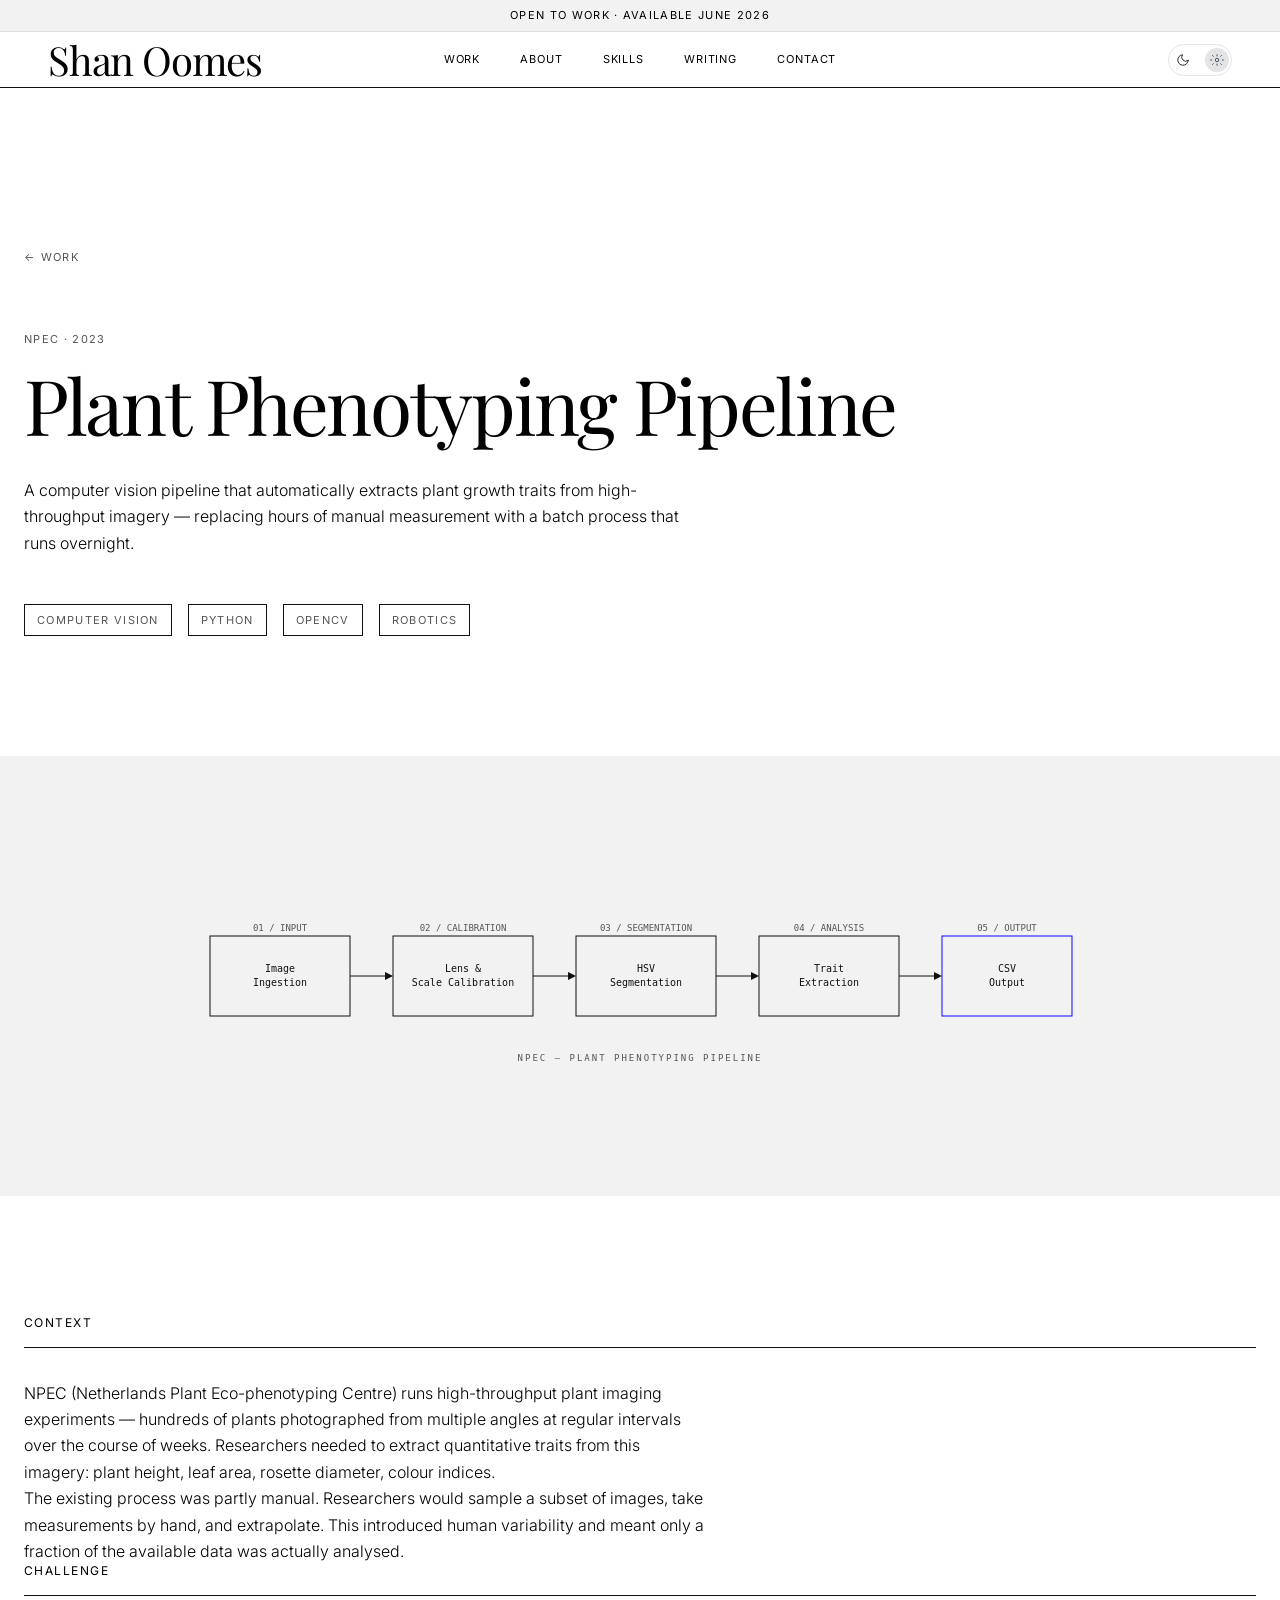
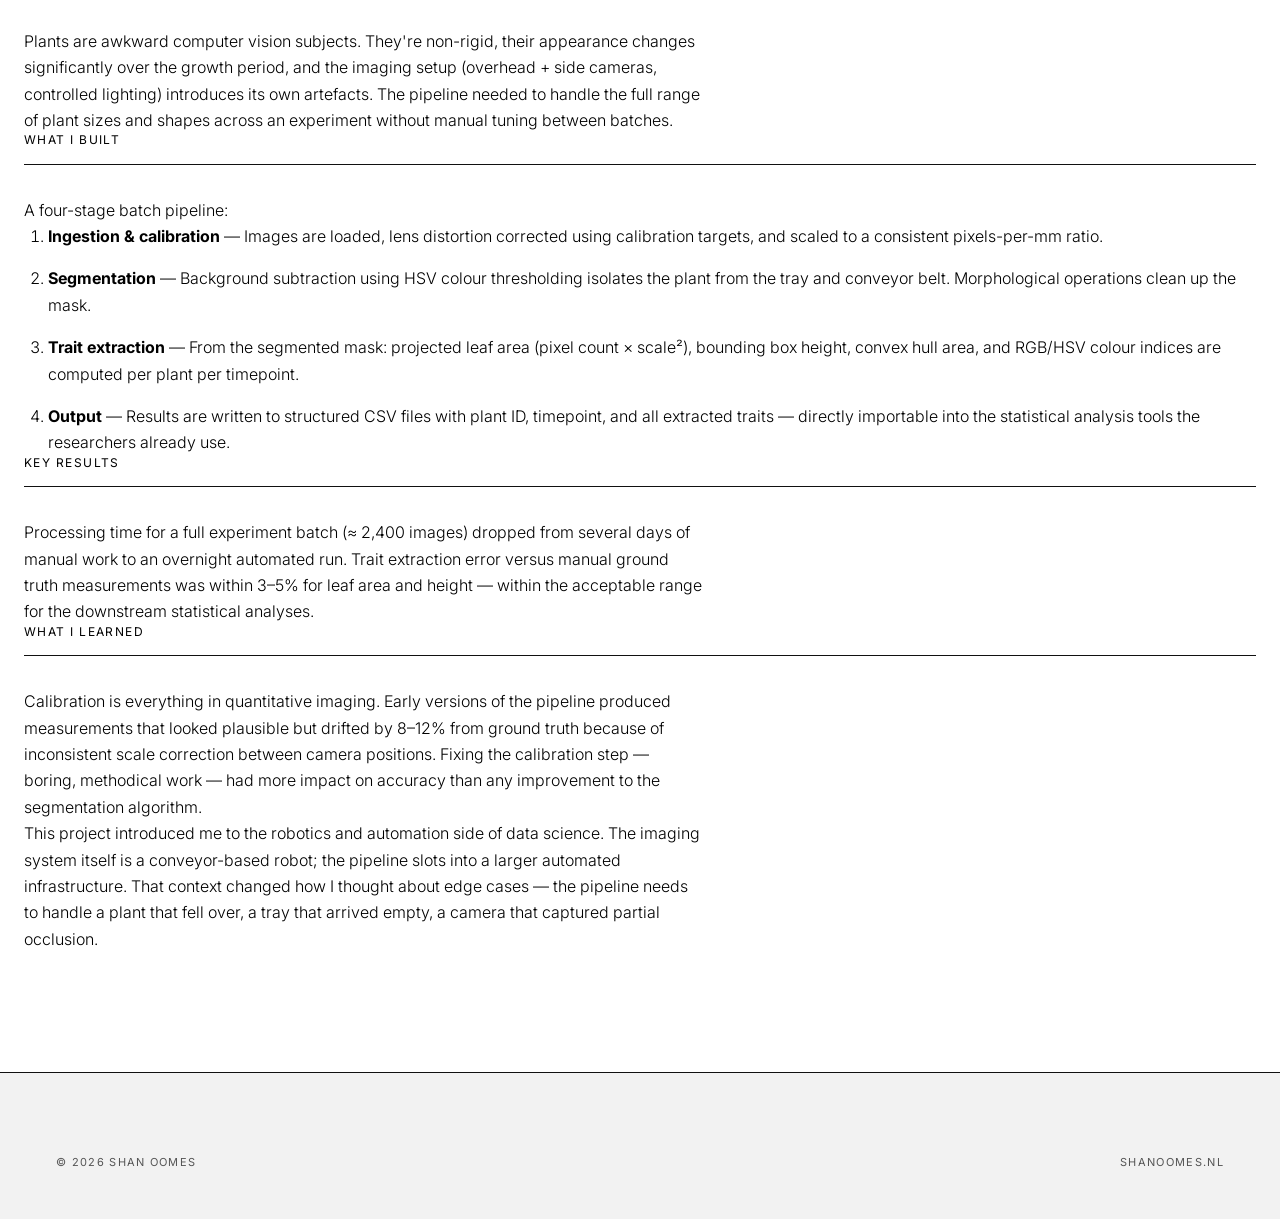
<file: npec.html>
<!DOCTYPE html>
<html lang="en">
<head>
  <meta charset="UTF-8" />
  <meta name="viewport" content="width=device-width, initial-scale=1.0" />
  <title>Plant Phenotyping Pipeline · Shan Oomes</title>
  <meta name="description" content="Computer vision pipeline for automated plant trait extraction from high-throughput imagery, built for NPEC. Python, OpenCV." />
  <meta name="author" content="Shan Oomes" />
  <link rel="canonical" href="https://shanoomes.nl/npec.html" />
  <link rel="icon" type="image/svg+xml" href="favicon.svg" />
  <meta property="og:type"        content="article" />
  <meta property="og:url"         content="https://shanoomes.nl/npec.html" />
  <meta property="og:title"       content="Plant Phenotyping Pipeline · Shan Oomes" />
  <meta property="og:description" content="Computer vision pipeline for automated plant trait extraction from high-throughput imagery, built for NPEC." />
  <meta property="og:image"       content="https://shanoomes.nl/assets/og-image.png" />
  <meta name="twitter:card"        content="summary_large_image" />
  <meta name="twitter:title"       content="Plant Phenotyping Pipeline · Shan Oomes" />
  <meta name="twitter:description" content="Computer vision pipeline for automated plant trait extraction from high-throughput imagery." />
  <meta name="twitter:image"       content="https://shanoomes.nl/assets/og-image.png" />
  <script>
    (function () {
      try {
        var t = localStorage.getItem('theme');
        if (t === 'dark' || (!t && window.matchMedia('(prefers-color-scheme: dark)').matches)) {
          document.documentElement.setAttribute('data-theme', 'dark');
        }
      } catch (_) {}
    })();
  </script>
  <link rel="preconnect" href="https://fonts.googleapis.com" />
  <link rel="preconnect" href="https://fonts.gstatic.com" crossorigin />
  <link href="https://fonts.googleapis.com/css2?family=Playfair+Display:wght@300;400&family=Inter:wght@300;400;500&family=IBM+Plex+Mono:wght@400&display=swap" rel="stylesheet" />
  <link rel="stylesheet" href="design-tokens.css" />
  <link rel="stylesheet" href="main.css" />
</head>
<body>

  <div class="announcement-bar">
    <span>Open to work&nbsp;·&nbsp;Available June 2026</span>
  </div>

  <header class="navbar">
    <div class="navbar__inner">
      <a href="index.html" class="navbar__logo">Shan Oomes</a>
      <nav class="navbar__links" aria-label="Primary navigation">
        <a href="index.html#work"    class="navbar__link">Work</a>
        <a href="index.html#about"   class="navbar__link">About</a>
        <a href="index.html#skills"  class="navbar__link">Skills</a>
        <a href="index.html#writing" class="navbar__link">Writing</a>
        <a href="index.html#contact" class="navbar__link">Contact</a>
      </nav>
      <button
        class="theme-toggle"
        aria-pressed="false"
        aria-label="Switch to dark mode"
        type="button"
      >
        <span class="theme-toggle__track">
          <span class="theme-toggle__circle theme-toggle__circle--a">
            <svg class="theme-toggle__svg theme-toggle__svg--sun" width="14" height="14" viewBox="0 0 24 24" fill="none" aria-hidden="true" focusable="false">
              <path d="M12 3v2m0 14v2M4.22 4.22l1.42 1.42M18.36 18.36l1.42 1.42M1 12h2m18 0h2M4.22 19.78l1.42-1.42M18.36 5.64l1.42-1.42" stroke="currentColor" stroke-width="1.5" stroke-linecap="round" stroke-linejoin="round"/>
              <circle cx="12" cy="12" r="3" stroke="currentColor" stroke-width="1.5" fill="none"/>
            </svg>
            <svg class="theme-toggle__svg theme-toggle__svg--moon" width="14" height="14" viewBox="0 0 24 24" fill="none" aria-hidden="true" focusable="false">
              <path d="M21 12.79A9 9 0 1111.21 3 7 7 0 0021 12.79z" stroke="currentColor" stroke-width="1.5" stroke-linecap="round" stroke-linejoin="round" fill="none"/>
            </svg>
          </span>
          <span class="theme-toggle__circle theme-toggle__circle--b">
            <svg class="theme-toggle__svg theme-toggle__svg--moon" width="14" height="14" viewBox="0 0 24 24" fill="none" aria-hidden="true" focusable="false">
              <path d="M21 12.79A9 9 0 1111.21 3 7 7 0 0021 12.79z" stroke="currentColor" stroke-width="1.5" stroke-linecap="round" stroke-linejoin="round" fill="none"/>
            </svg>
            <svg class="theme-toggle__svg theme-toggle__svg--sun" width="14" height="14" viewBox="0 0 24 24" fill="none" aria-hidden="true" focusable="false">
              <path d="M12 3v2m0 14v2M4.22 4.22l1.42 1.42M18.36 18.36l1.42 1.42M1 12h2m18 0h2M4.22 19.78l1.42-1.42M18.36 5.64l1.42-1.42" stroke="currentColor" stroke-width="1.5" stroke-linecap="round" stroke-linejoin="round"/>
              <circle cx="12" cy="12" r="3" stroke="currentColor" stroke-width="1.5" fill="none"/>
            </svg>
          </span>
        </span>
      </button>

      <button
        class="navbar__hamburger"
        aria-label="Open navigation menu"
        aria-expanded="false"
        aria-controls="mobile-menu"
        type="button"
      >
        <span class="navbar__hamburger-bar"></span>
        <span class="navbar__hamburger-bar"></span>
        <span class="navbar__hamburger-bar"></span>
      </button>
    </div>
  </header>

  <div class="navbar__mobile-menu" id="mobile-menu" aria-hidden="true">
    <nav>
      <a href="index.html#work"    class="navbar__mobile-link">Work</a>
      <a href="index.html#about"   class="navbar__mobile-link">About</a>
      <a href="index.html#skills"  class="navbar__mobile-link">Skills</a>
      <a href="index.html#writing" class="navbar__mobile-link">Writing</a>
      <a href="index.html#contact" class="navbar__mobile-link">Contact</a>
    </nav>
  </div>

  <section class="project-header section">
    <div class="container">
      <p class="caption" style="margin-bottom: var(--space-3);">
        <a href="index.html#work" class="back-link">← Work</a>
      </p>
      <p class="caption" style="color: var(--color-text-muted); margin-bottom: var(--space-2);">NPEC · 2023</p>
      <h1 style="margin-bottom: var(--space-4);">Plant Phenotyping Pipeline</h1>
      <p style="max-width: var(--max-width-text); margin-bottom: var(--space-6);">
        A computer vision pipeline that automatically extracts plant growth traits from
        high-throughput imagery — replacing hours of manual measurement with a batch process
        that runs overnight.
      </p>
      <div style="display: flex; gap: var(--space-2); flex-wrap: wrap;">
        <span class="caption" style="border: var(--border); padding: 6px 12px;">Computer Vision</span>
        <span class="caption" style="border: var(--border); padding: 6px 12px;">Python</span>
        <span class="caption" style="border: var(--border); padding: 6px 12px;">OpenCV</span>
        <span class="caption" style="border: var(--border); padding: 6px 12px;">Robotics</span>
      </div>
    </div>
  </section>

  <hr class="divider" />

  <section class="section section--secondary">
    <div class="container">
      <img src="assets/npec-diagram.svg" alt="NPEC phenotyping pipeline diagram" style="width: 100%; max-width: 900px; margin-inline: auto; display: block;" loading="lazy" />
    </div>
  </section>

  <hr class="divider" />

  <section class="section">
    <div class="container">
      <div class="project-module">

        <div class="project-module__block fade-up">
          <h2>Context</h2>
          <p>
            NPEC (Netherlands Plant Eco-phenotyping Centre) runs high-throughput plant imaging
            experiments — hundreds of plants photographed from multiple angles at regular intervals
            over the course of weeks. Researchers needed to extract quantitative traits from this
            imagery: plant height, leaf area, rosette diameter, colour indices.
          </p>
          <p>
            The existing process was partly manual. Researchers would sample a subset of images,
            take measurements by hand, and extrapolate. This introduced human variability and meant
            only a fraction of the available data was actually analysed.
          </p>
        </div>

        <div class="project-module__block fade-up">
          <h2>Challenge</h2>
          <p>
            Plants are awkward computer vision subjects. They're non-rigid, their appearance
            changes significantly over the growth period, and the imaging setup (overhead + side
            cameras, controlled lighting) introduces its own artefacts. The pipeline needed to
            handle the full range of plant sizes and shapes across an experiment without manual
            tuning between batches.
          </p>
        </div>

        <div class="project-module__block fade-up">
          <h2>What I built</h2>
          <p>
            A four-stage batch pipeline:
          </p>
          <ol style="padding-left: var(--space-3); line-height: var(--leading-body);">
            <li style="margin-bottom: var(--space-2);"><strong>Ingestion & calibration</strong> — Images are loaded, lens distortion corrected using calibration targets, and scaled to a consistent pixels-per-mm ratio.</li>
            <li style="margin-bottom: var(--space-2);"><strong>Segmentation</strong> — Background subtraction using HSV colour thresholding isolates the plant from the tray and conveyor belt. Morphological operations clean up the mask.</li>
            <li style="margin-bottom: var(--space-2);"><strong>Trait extraction</strong> — From the segmented mask: projected leaf area (pixel count × scale²), bounding box height, convex hull area, and RGB/HSV colour indices are computed per plant per timepoint.</li>
            <li><strong>Output</strong> — Results are written to structured CSV files with plant ID, timepoint, and all extracted traits — directly importable into the statistical analysis tools the researchers already use.</li>
          </ol>
        </div>

        <div class="project-module__block fade-up">
          <h2>Key results</h2>
          <p>
            Processing time for a full experiment batch (≈ 2,400 images) dropped from several days
            of manual work to an overnight automated run. Trait extraction error versus manual ground
            truth measurements was within 3–5% for leaf area and height — within the acceptable
            range for the downstream statistical analyses.
          </p>
        </div>

        <div class="project-module__block fade-up">
          <h2>What I learned</h2>
          <p>
            Calibration is everything in quantitative imaging. Early versions of the pipeline
            produced measurements that looked plausible but drifted by 8–12% from ground truth
            because of inconsistent scale correction between camera positions. Fixing the
            calibration step — boring, methodical work — had more impact on accuracy than any
            improvement to the segmentation algorithm.
          </p>
          <p>
            This project introduced me to the robotics and automation side of data science.
            The imaging system itself is a conveyor-based robot; the pipeline slots into a
            larger automated infrastructure. That context changed how I thought about
            edge cases — the pipeline needs to handle a plant that fell over, a tray that
            arrived empty, a camera that captured partial occlusion.
          </p>
        </div>

      </div>
    </div>
  </section>

  <hr class="divider" />

  <footer class="footer">
    <div class="container footer__inner">
      <span class="footer__copy caption">© 2026 Shan Oomes</span>
      <span class="footer__domain caption">shanoomes.nl</span>
    </div>
  </footer>

  <script src="main.js"></script>
</body>
</html>
</file>
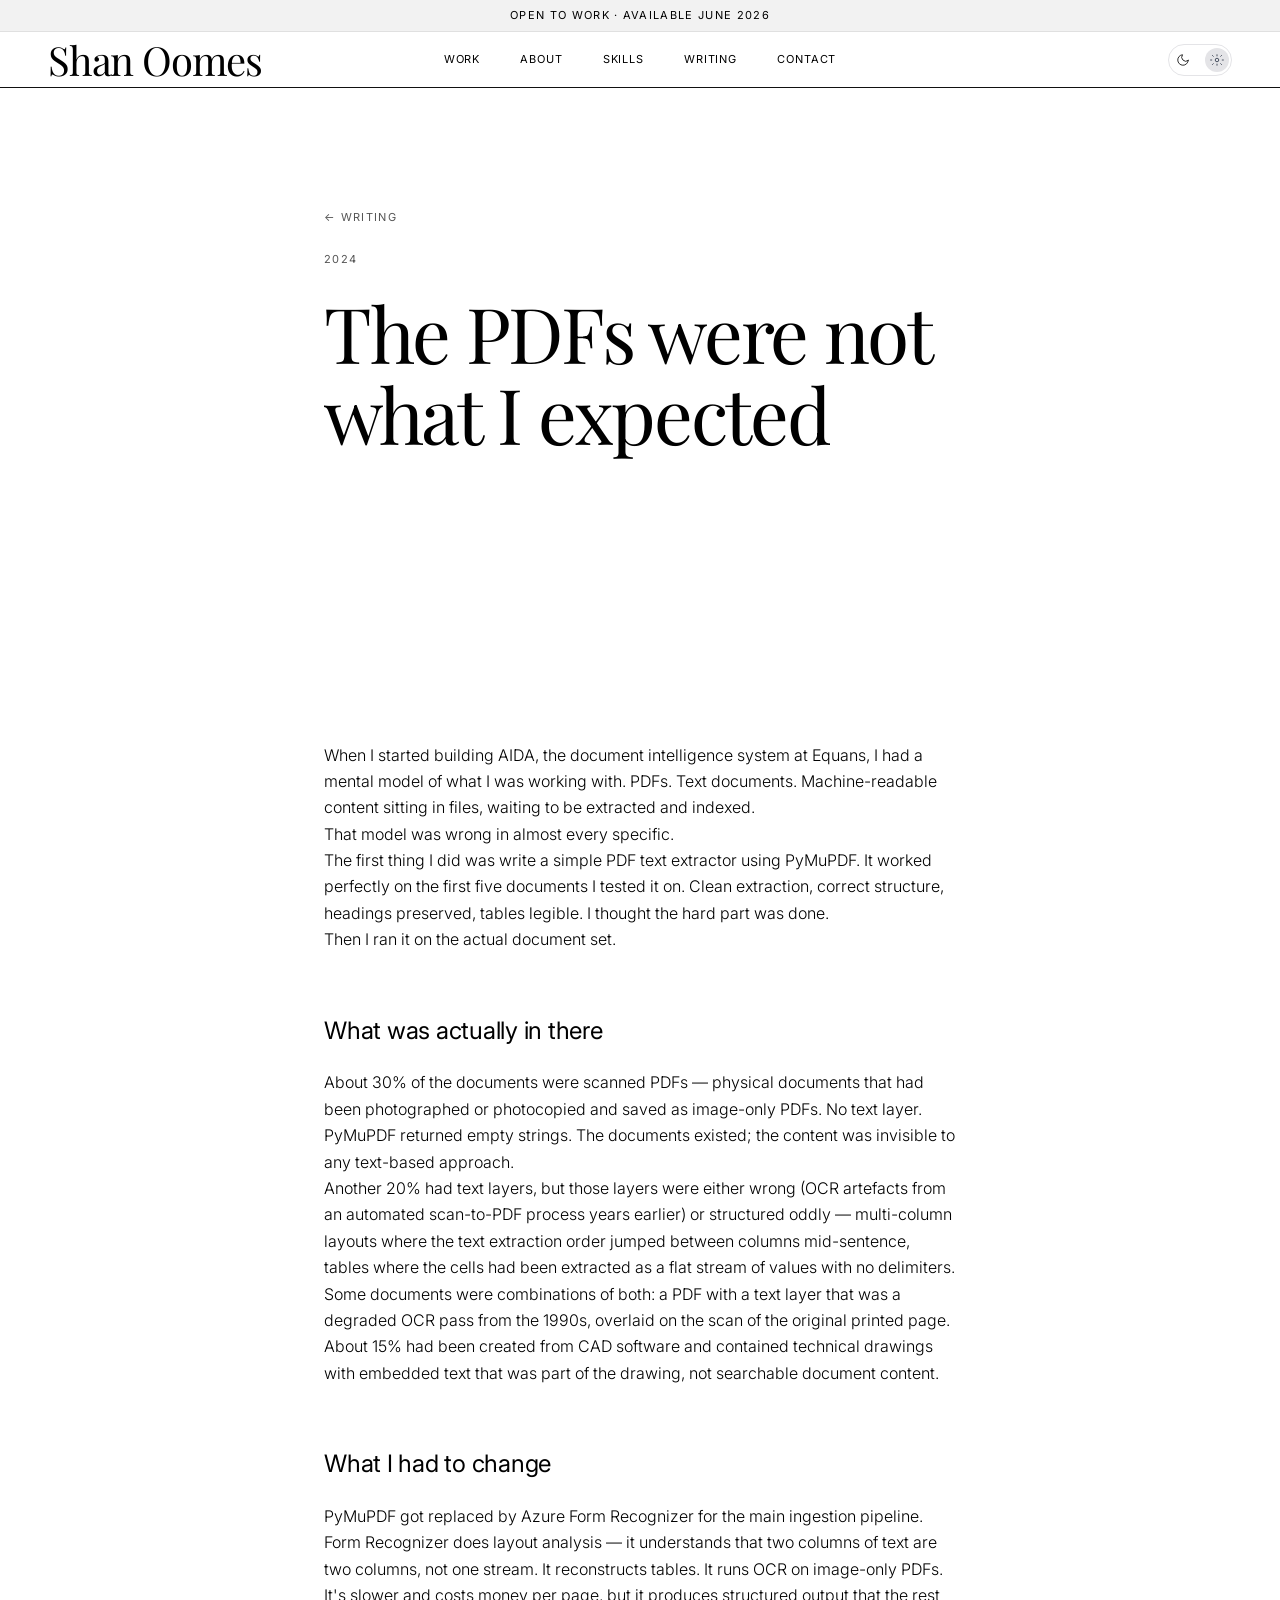
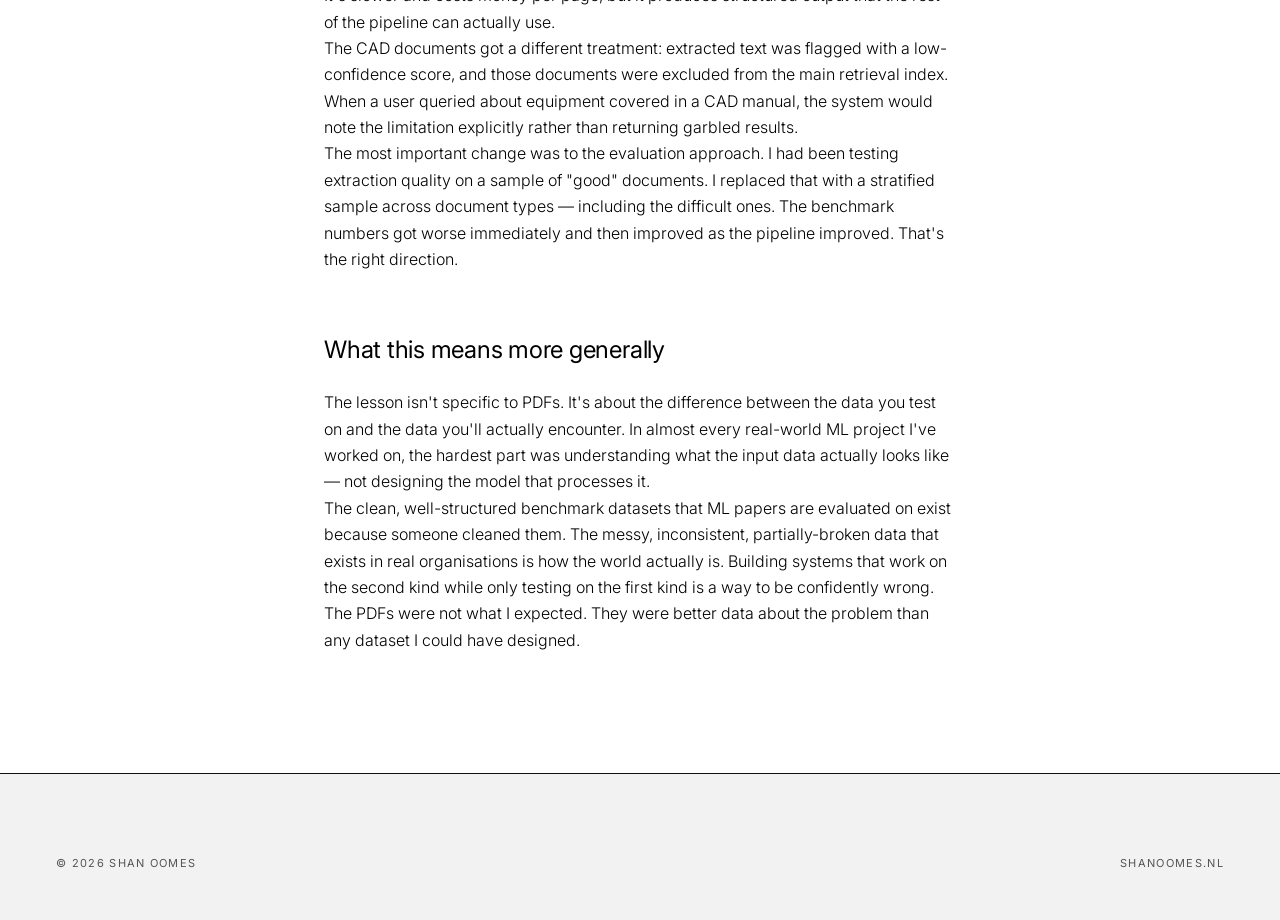
<file: post-pdf.html>
<!DOCTYPE html>
<html lang="en">
<head>
  <meta charset="UTF-8" />
  <meta name="viewport" content="width=device-width, initial-scale=1.0" />
  <title>The PDFs were not what I expected · Shan Oomes</title>
  <meta name="description" content="On building a document intelligence system and discovering that real-world PDFs are nothing like your training data." />
  <script>
    (function () {
      try {
        var t = localStorage.getItem('theme');
        if (t === 'dark' || (!t && window.matchMedia('(prefers-color-scheme: dark)').matches)) {
          document.documentElement.setAttribute('data-theme', 'dark');
        }
      } catch (_) {}
    })();
  </script>
  <link rel="preconnect" href="https://fonts.googleapis.com" />
  <link rel="preconnect" href="https://fonts.gstatic.com" crossorigin />
  <link href="https://fonts.googleapis.com/css2?family=Playfair+Display:wght@300;400&family=Inter:wght@300;400;500&family=IBM+Plex+Mono:wght@400&display=swap" rel="stylesheet" />
  <link rel="stylesheet" href="design-tokens.css" />
  <link rel="stylesheet" href="main.css" />
</head>
<body>

  <div class="announcement-bar">
    <span>Open to work&nbsp;·&nbsp;Available June 2026</span>
  </div>

  <header class="navbar">
    <div class="navbar__inner">
      <a href="index.html" class="navbar__logo">Shan Oomes</a>
      <nav class="navbar__links" aria-label="Primary navigation">
        <a href="index.html#work"    class="navbar__link">Work</a>
        <a href="index.html#about"   class="navbar__link">About</a>
        <a href="index.html#skills"  class="navbar__link">Skills</a>
        <a href="index.html#writing" class="navbar__link">Writing</a>
        <a href="index.html#contact" class="navbar__link">Contact</a>
      </nav>
      <button
        class="theme-toggle"
        aria-pressed="false"
        aria-label="Switch to dark mode"
        type="button"
      >
        <span class="theme-toggle__track">
          <span class="theme-toggle__circle theme-toggle__circle--a">
            <svg class="theme-toggle__svg theme-toggle__svg--sun" width="14" height="14" viewBox="0 0 24 24" fill="none" aria-hidden="true" focusable="false">
              <path d="M12 3v2m0 14v2M4.22 4.22l1.42 1.42M18.36 18.36l1.42 1.42M1 12h2m18 0h2M4.22 19.78l1.42-1.42M18.36 5.64l1.42-1.42" stroke="currentColor" stroke-width="1.5" stroke-linecap="round" stroke-linejoin="round"/>
              <circle cx="12" cy="12" r="3" stroke="currentColor" stroke-width="1.5" fill="none"/>
            </svg>
            <svg class="theme-toggle__svg theme-toggle__svg--moon" width="14" height="14" viewBox="0 0 24 24" fill="none" aria-hidden="true" focusable="false">
              <path d="M21 12.79A9 9 0 1111.21 3 7 7 0 0021 12.79z" stroke="currentColor" stroke-width="1.5" stroke-linecap="round" stroke-linejoin="round" fill="none"/>
            </svg>
          </span>
          <span class="theme-toggle__circle theme-toggle__circle--b">
            <svg class="theme-toggle__svg theme-toggle__svg--moon" width="14" height="14" viewBox="0 0 24 24" fill="none" aria-hidden="true" focusable="false">
              <path d="M21 12.79A9 9 0 1111.21 3 7 7 0 0021 12.79z" stroke="currentColor" stroke-width="1.5" stroke-linecap="round" stroke-linejoin="round" fill="none"/>
            </svg>
            <svg class="theme-toggle__svg theme-toggle__svg--sun" width="14" height="14" viewBox="0 0 24 24" fill="none" aria-hidden="true" focusable="false">
              <path d="M12 3v2m0 14v2M4.22 4.22l1.42 1.42M18.36 18.36l1.42 1.42M1 12h2m18 0h2M4.22 19.78l1.42-1.42M18.36 5.64l1.42-1.42" stroke="currentColor" stroke-width="1.5" stroke-linecap="round" stroke-linejoin="round"/>
              <circle cx="12" cy="12" r="3" stroke="currentColor" stroke-width="1.5" fill="none"/>
            </svg>
          </span>
        </span>
      </button>

      <button
        class="navbar__hamburger"
        aria-label="Open navigation menu"
        aria-expanded="false"
        aria-controls="mobile-menu"
        type="button"
      >
        <span class="navbar__hamburger-bar"></span>
        <span class="navbar__hamburger-bar"></span>
        <span class="navbar__hamburger-bar"></span>
      </button>
    </div>
  </header>

  <div class="navbar__mobile-menu" id="mobile-menu" aria-hidden="true">
    <nav>
      <a href="index.html#work"    class="navbar__mobile-link">Work</a>
      <a href="index.html#about"   class="navbar__mobile-link">About</a>
      <a href="index.html#skills"  class="navbar__mobile-link">Skills</a>
      <a href="index.html#writing" class="navbar__mobile-link">Writing</a>
      <a href="index.html#contact" class="navbar__mobile-link">Contact</a>
    </nav>
  </div>

  <!-- POST HEADER -->
  <section class="post-header section">
    <div class="container" style="max-width: var(--max-width-text); margin-inline: auto;">
      <p class="caption" style="margin-bottom: var(--space-3);">
        <a href="index.html#writing" style="color: var(--color-text-muted);">← Writing</a>
      </p>
      <p class="caption" style="color: var(--color-text-muted); margin-bottom: var(--space-3);">2024</p>
      <h1 style="margin-bottom: var(--space-6);">The PDFs were not what I expected</h1>
    </div>
  </section>

  <hr class="divider" />

  <!-- POST BODY -->
  <section class="section">
    <div class="container" style="max-width: var(--max-width-text); margin-inline: auto;">

      <div class="post-body fade-up">

        <p>
          When I started building AIDA, the document intelligence system at Equans, I had a
          mental model of what I was working with. PDFs. Text documents. Machine-readable content
          sitting in files, waiting to be extracted and indexed.
        </p>

        <p>
          That model was wrong in almost every specific.
        </p>

        <p>
          The first thing I did was write a simple PDF text extractor using PyMuPDF. It worked
          perfectly on the first five documents I tested it on. Clean extraction, correct structure,
          headings preserved, tables legible. I thought the hard part was done.
        </p>

        <p>
          Then I ran it on the actual document set.
        </p>

        <h3 style="margin-top: var(--space-8); margin-bottom: var(--space-3);">What was actually in there</h3>

        <p>
          About 30% of the documents were scanned PDFs — physical documents that had been
          photographed or photocopied and saved as image-only PDFs. No text layer. PyMuPDF
          returned empty strings. The documents existed; the content was invisible to any
          text-based approach.
        </p>

        <p>
          Another 20% had text layers, but those layers were either wrong (OCR artefacts from
          an automated scan-to-PDF process years earlier) or structured oddly — multi-column
          layouts where the text extraction order jumped between columns mid-sentence, tables
          where the cells had been extracted as a flat stream of values with no delimiters.
        </p>

        <p>
          Some documents were combinations of both: a PDF with a text layer that was a degraded
          OCR pass from the 1990s, overlaid on the scan of the original printed page.
        </p>

        <p>
          About 15% had been created from CAD software and contained technical drawings with
          embedded text that was part of the drawing, not searchable document content.
        </p>

        <h3 style="margin-top: var(--space-8); margin-bottom: var(--space-3);">What I had to change</h3>

        <p>
          PyMuPDF got replaced by Azure Form Recognizer for the main ingestion pipeline. Form
          Recognizer does layout analysis — it understands that two columns of text are two
          columns, not one stream. It reconstructs tables. It runs OCR on image-only PDFs.
          It's slower and costs money per page, but it produces structured output that the
          rest of the pipeline can actually use.
        </p>

        <p>
          The CAD documents got a different treatment: extracted text was flagged with a
          low-confidence score, and those documents were excluded from the main retrieval
          index. When a user queried about equipment covered in a CAD manual, the system
          would note the limitation explicitly rather than returning garbled results.
        </p>

        <p>
          The most important change was to the evaluation approach. I had been testing
          extraction quality on a sample of "good" documents. I replaced that with a
          stratified sample across document types — including the difficult ones.
          The benchmark numbers got worse immediately and then improved as the pipeline improved.
          That's the right direction.
        </p>

        <h3 style="margin-top: var(--space-8); margin-bottom: var(--space-3);">What this means more generally</h3>

        <p>
          The lesson isn't specific to PDFs. It's about the difference between the data you
          test on and the data you'll actually encounter. In almost every real-world ML project
          I've worked on, the hardest part was understanding what the input data actually looks
          like — not designing the model that processes it.
        </p>

        <p>
          The clean, well-structured benchmark datasets that ML papers are evaluated on exist
          because someone cleaned them. The messy, inconsistent, partially-broken data that
          exists in real organisations is how the world actually is. Building systems that
          work on the second kind while only testing on the first kind is a way to be
          confidently wrong.
        </p>

        <p>
          The PDFs were not what I expected. They were better data about the problem than
          any dataset I could have designed.
        </p>

      </div>
    </div>
  </section>

  <hr class="divider" />

  <footer class="footer">
    <div class="container footer__inner">
      <span class="footer__copy caption">© 2026 Shan Oomes</span>
      <span class="footer__domain caption">shanoomes.nl</span>
    </div>
  </footer>

  <script src="main.js"></script>
</body>
</html>
</file>
<file: design-tokens.css>
/* ============================================================
   DESIGN TOKENS — Shan Oomes Portfolio
   Inspired by: Off-White™ (off---white.com)
   Aesthetic: Luxury editorial minimalism

   HOW TO USE:
   Import this file first in your main stylesheet.
   Reference tokens via var(--token-name).
   Do not hard-code any colour, size, or spacing value
   that has a token defined here.
   ============================================================ */

:root {

  /* ----------------------------------------------------------
     COLOURS
  ---------------------------------------------------------- */

  /* Core palette */
  --color-white:        #FFFFFF;
  --color-off-white:    #F2F2F2;  /* secondary section backgrounds */
  --color-black:        #000000;
  --color-near-black:   #111111;  /* borders, dividers */
  --color-muted:        #555555;  /* captions, metadata, dates */

  /* Accent — used ONLY for interactive elements */
  --color-accent:       #1400FF;  /* links, active nav, hover labels */
  --color-accent-red:   #FF2000;  /* "open to work" badge, use sparingly */

  /* Semantic aliases */
  --color-bg:           var(--color-white);
  --color-bg-secondary: var(--color-off-white);
  --color-text:         var(--color-black);
  --color-text-muted:   var(--color-muted);
  --color-border:       var(--color-near-black);
  --color-link:         var(--color-accent);
  --color-link-hover:   var(--color-black);


  /* ----------------------------------------------------------
     TYPOGRAPHY
  ---------------------------------------------------------- */

  /* Font families */
  --font-serif:   'Playfair Display', 'Times New Roman', Georgia, serif;
  --font-sans:    'Inter', 'Helvetica Neue', Arial, sans-serif;
  --font-mono:    'IBM Plex Mono', 'Courier New', monospace;

  /* Font sizes — fluid where possible */
  --text-logo:    clamp(24px, 3.5vw, 40px);
  --text-h1:      clamp(40px, 6vw, 80px);
  --text-h2:      12px;   /* section labels — always small, always uppercase */
  --text-h3:      clamp(18px, 2vw, 24px);
  --text-body:    16px;
  --text-sm:      14px;
  --text-xs:      11px;   /* captions, buttons, nav links */

  /* Font weights */
  --weight-light:   300;
  --weight-regular: 400;
  --weight-medium:  500;

  /* Letter spacing */
  --tracking-tight:  -0.03em;
  --tracking-normal:  0;
  --tracking-label:   0.12em;  /* for uppercase labels, H2, captions */
  --tracking-nav:     0.08em;  /* nav links */
  --tracking-button:  0.10em;  /* CTA buttons */

  /* Line heights */
  --leading-tight:  1.05;
  --leading-snug:   1.2;
  --leading-normal: 1.5;
  --leading-body:   1.65;


  /* ----------------------------------------------------------
     SPACING  (8px grid)
  ---------------------------------------------------------- */

  --space-1:   8px;
  --space-2:  16px;
  --space-3:  24px;
  --space-4:  32px;
  --space-5:  40px;
  --space-6:  48px;
  --space-8:  64px;
  --space-10: 80px;
  --space-12: 96px;
  --space-15: 120px;
  --space-20: 160px;

  /* Semantic spacing aliases */
  --gap-xs:   var(--space-1);
  --gap-sm:   var(--space-2);
  --gap-md:   var(--space-3);
  --gap-lg:   var(--space-6);
  --gap-xl:   var(--space-10);
  --gap-xxl:  var(--space-15);

  --section-padding-y: var(--space-15);
  --content-padding-x: var(--space-3);


  /* ----------------------------------------------------------
     LAYOUT
  ---------------------------------------------------------- */

  /* Content column width chosen to match provided screenshots */
  --max-width-content: 1300px;
  --max-width-wide:    1440px;
  --max-width-text:     680px;

  --grid-columns:  12;
  --grid-gutter:   24px;

  /* Navbar */
  --navbar-height:      56px;
  --navbar-bg:          var(--color-white);
  --navbar-border:      1px solid var(--color-near-black);

  /* Announcement bar */
  --bar-height:         32px;
  --bar-bg:             var(--color-off-white);


  /* ----------------------------------------------------------
     BORDERS & SHAPES
  ---------------------------------------------------------- */

  --border-width:    1px;
  --border-color:    var(--color-near-black);
  --border:          var(--border-width) solid var(--border-color);
  --border-muted:    var(--border-width) solid #E0E0E0;

  /* No border-radius — ever. Square corners only. */
  --radius:          0px;


  /* ----------------------------------------------------------
     SHADOWS
  ---------------------------------------------------------- */

  --shadow-none:  none;


  /* ----------------------------------------------------------
     ANIMATION
  ---------------------------------------------------------- */

  --ease-default:  ease;
  --ease-out:      ease-out;
  --ease-in-out:   ease-in-out;

  --duration-fast:    100ms;
  --duration-base:    150ms;
  --duration-medium:  200ms;
  --duration-slow:    400ms;

  /* Transitions */
  --transition-color:     color var(--duration-base) var(--ease-default);
  --transition-bg:        background-color var(--duration-base) var(--ease-default);
  --transition-button:    color var(--duration-base) var(--ease-default),
                          background-color var(--duration-base) var(--ease-default),
                          border-color var(--duration-base) var(--ease-default);
  --transition-scale:     transform var(--duration-medium) var(--ease-out);
  --transition-fade-up:   opacity var(--duration-slow) var(--ease-out),
                          transform var(--duration-slow) var(--ease-out);


  /* ----------------------------------------------------------
     Z-INDEX SCALE
  ---------------------------------------------------------- */

  --z-base:     0;
  --z-above:    10;
  --z-overlay:  100;
  --z-nav:      200;
  --z-modal:    300;


  /* ----------------------------------------------------------
     IMAGE ASPECT RATIOS
  ---------------------------------------------------------- */

  --ratio-portrait:   3 / 4;
  --ratio-landscape:  16 / 9;
  --ratio-square:     1 / 1;

}


/* ============================================================
   DARK MODE OVERRIDES
   Applied via data-theme="dark" on <html>.
   Override only the semantic tokens — primitives stay put.
============================================================ */

[data-theme="dark"] {
  /* Palette overrides */
  --color-near-black:    #3A3A3A;   /* drives --border, --navbar-border automatically */

  /* Semantic overrides */
  --color-bg:            #0F0F0F;
  --color-bg-secondary:  #161616;
  --color-text:          #EEEEEE;
  --color-text-muted:    #888888;
  --color-link-hover:    #EEEEEE;

  /* Border shorthands that hardcode a color */
  --border-muted:        1px solid #1E1E1E;

  /* Component-level */
  --navbar-bg:           #0F0F0F;
  --bar-bg:              #161616;
}


/* ============================================================
   REDUCED MOTION OVERRIDE
   Always respect user preferences.
============================================================ */

@media (prefers-reduced-motion: reduce) {
  :root {
    --duration-fast:   0ms;
    --duration-base:   0ms;
    --duration-medium: 0ms;
    --duration-slow:   0ms;
  }
}


/* ============================================================
   GOOGLE FONTS IMPORT
   Add this to your <head> instead if you prefer link tags.
============================================================ */

/* @import url('https://fonts.googleapis.com/css2?family=Playfair+Display:wght@300;400&family=Inter:wght@300;400;500&family=IBM+Plex+Mono:wght@400&display=swap'); */


/* ============================================================
   BASE RESET & GLOBAL DEFAULTS
============================================================ */

*,
*::before,
*::after {
  box-sizing: border-box;
  margin: 0;
  padding: 0;
}

html {
  font-size: 16px;
  scroll-behavior: smooth;
  -webkit-text-size-adjust: 100%;
}

body {
  background-color: var(--color-bg);
  color: var(--color-text);
  font-family: var(--font-sans);
  font-size: var(--text-body);
  font-weight: var(--weight-light);
  line-height: var(--leading-body);
  -webkit-font-smoothing: antialiased;
  -moz-osx-font-smoothing: grayscale;
}

img,
video {
  display: block;
  max-width: 100%;
}

a {
  color: var(--color-link);
  text-decoration: none;
  transition: var(--transition-color);
}

a:hover {
  color: var(--color-link-hover);
}


/* ============================================================
   TYPOGRAPHY DEFAULTS
============================================================ */

h1 {
  font-family: var(--font-serif);
  font-size: var(--text-h1);
  font-weight: var(--weight-regular);
  letter-spacing: var(--tracking-tight);
  line-height: var(--leading-tight);
}

h2 {
  /* H2 is always a section label — small, uppercase, tracked */
  font-family: var(--font-sans);
  font-size: var(--text-h2);
  font-weight: var(--weight-regular);
  text-transform: uppercase;
  letter-spacing: var(--tracking-label);
  line-height: var(--leading-snug);
  border-bottom: var(--border);
  padding-bottom: var(--space-2);
  margin-bottom: var(--space-4);
}

h3 {
  font-family: var(--font-sans);
  font-size: var(--text-h3);
  font-weight: var(--weight-regular);
  letter-spacing: -0.01em;
  line-height: var(--leading-snug);
}

p {
  font-size: var(--text-body);
  font-weight: var(--weight-light);
  line-height: var(--leading-body);
  max-width: var(--max-width-text);
}

small,
.caption {
  font-size: var(--text-xs);
  font-weight: var(--weight-regular);
  text-transform: uppercase;
  letter-spacing: var(--tracking-label);
  color: var(--color-text-muted);
}

code,
pre {
  font-family: var(--font-mono);
  font-size: var(--text-sm);
}


/* ============================================================
   BUTTON DEFAULTS
============================================================ */

.btn {
  display: inline-block;
  padding: 12px var(--space-3);
  font-family: var(--font-sans);
  font-size: var(--text-xs);
  font-weight: var(--weight-regular);
  text-transform: uppercase;
  letter-spacing: var(--tracking-button);
  line-height: 1;
  cursor: pointer;
  border-radius: var(--radius);
  transition: var(--transition-button);
}

/* Primary: black fill */
.btn-primary {
  background-color: var(--color-black);
  color: var(--color-white);
  border: var(--border-width) solid var(--color-black);
}

.btn-primary:hover {
  background-color: var(--color-white);
  color: var(--color-black);
  border-color: var(--color-black);
}

/* Secondary: white fill with black border */
.btn-secondary {
  background-color: var(--color-white);
  color: var(--color-black);
  border: var(--border-width) solid var(--color-black);
}

.btn-secondary:hover {
  background-color: var(--color-black);
  color: var(--color-white);
  border-color: var(--color-black);
}

/* Image overlay button */
.btn-overlay {
  background-color: var(--color-white);
  color: var(--color-black);
  border: none;
  padding: 10px var(--space-2);
  font-family: var(--font-sans);
  font-size: var(--text-xs);
  font-weight: var(--weight-regular);
  text-transform: uppercase;
  letter-spacing: var(--tracking-button);
  line-height: 1;
  cursor: pointer;
  border-radius: var(--radius);
}


/* ============================================================
   LAYOUT UTILITIES
============================================================ */

.container {
  width: 100%;
  max-width: var(--max-width-content);
  margin-inline: auto;
  padding-inline: var(--space-3);
}

.container--wide {
  max-width: var(--max-width-wide);
}

.section {
  padding-block: var(--section-padding-y);
}

.section--secondary {
  background-color: var(--color-bg-secondary);
}

.divider {
  display: none;
}
</file>
<file: main.css>
/* ============================================================
   MAIN.CSS — Page styles for Shan Oomes Portfolio
   Always imported AFTER design-tokens.css
   All values use tokens from design-tokens.css — no hard-coding
============================================================ */


/* ----------------------------------------------------------
   ANNOUNCEMENT BAR
---------------------------------------------------------- */

.announcement-bar {
  height: var(--bar-height);
  background-color: var(--bar-bg);
  display: flex;
  align-items: center;
  justify-content: center;
  font-family: var(--font-sans);
  font-size: var(--text-xs);
  font-weight: var(--weight-regular);
  text-transform: uppercase;
  letter-spacing: var(--tracking-label);
  color: var(--color-text);
  border-bottom: var(--border-muted);
  overflow: hidden;
}



/* ----------------------------------------------------------
   NAVBAR
---------------------------------------------------------- */

.navbar {
  position: sticky;
  top: 0;
  z-index: var(--z-nav);
  height: var(--navbar-height);
  background-color: var(--navbar-bg);
  border-bottom: var(--navbar-border);
  display: flex;
  align-items: center;
  /* smaller left/right padding to match screenshots */
  padding-inline: var(--space-3);
  isolation: isolate;
}

.navbar__inner {
  display: flex;
  align-items: center;
  width: 100%;
  position: relative;
  padding-inline: var(--space-3);
  gap: var(--space-4);
}

.navbar__logo {
  font-family: var(--font-serif);
  font-size: var(--text-logo);
  font-weight: var(--weight-light);
  letter-spacing: var(--tracking-tight);
  color: var(--color-text);
  text-decoration: none;
  flex-shrink: 0;
  white-space: nowrap;
}

.navbar__logo:hover {
  color: var(--color-text);
}

.navbar__links {
  display: flex;
  gap: var(--space-5);
  list-style: none;
  margin: 0;
  padding: 0;
  position: absolute;
  left: 50%;
  transform: translateX(-50%);
}

.navbar__link {
  font-family: var(--font-sans);
  font-size: var(--text-xs);
  font-weight: var(--weight-regular);
  text-transform: uppercase;
  letter-spacing: var(--tracking-nav);
  color: var(--color-text);
  text-decoration: none;
  transition: var(--transition-color);
}

.navbar__link:hover,
.navbar__link[aria-current="page"] {
  color: var(--color-accent);
}

.navbar__icons {
  display: flex;
  gap: var(--space-2);
  align-items: center;
  flex-shrink: 0;
}

.navbar__icon-link {
  display: flex;
  align-items: center;
  color: var(--color-text);
  transition: var(--transition-color);
}

.navbar__icon-link:hover {
  color: var(--color-accent);
}

.navbar__icon-link svg {
  width: 20px;
  height: 20px;
  stroke: currentColor;
  fill: none;
  stroke-width: 1.5;
  stroke-linecap: round;
  stroke-linejoin: round;
}

/* Hamburger — mobile only */
.navbar__hamburger {
  display: none;
  flex-direction: column;
  justify-content: center;
  gap: 5px;
  background: none;
  border: none;
  cursor: pointer;
  padding: var(--space-1);
  flex-shrink: 0;
}

.navbar__hamburger span {
  display: block;
  width: 22px;
  height: 1.5px;
  background-color: var(--color-text);
  transition: transform var(--duration-base) var(--ease-default),
              opacity var(--duration-base) var(--ease-default);
}

/* Hamburger open state */
.navbar__hamburger.is-open span:nth-child(1) {
  transform: translateY(6.5px) rotate(45deg);
}
.navbar__hamburger.is-open span:nth-child(2) {
  opacity: 0;
}
.navbar__hamburger.is-open span:nth-child(3) {
  transform: translateY(-6.5px) rotate(-45deg);
}

/* Mobile nav overlay */
.navbar__mobile-menu {
  display: block;
  position: fixed;
  top: 0;
  left: 0;
  right: 0;
  background-color: var(--color-white);
  border-bottom: var(--border);
  padding: var(--space-4);
  z-index: var(--z-overlay);
  opacity: 0;
  pointer-events: none;
  transform: translateY(-10px) scale(0.98);
  transition: transform 460ms cubic-bezier(0.22, 1, 0.36, 1),
              opacity 320ms var(--ease-out);
}

.navbar__mobile-menu.is-open {
  opacity: 1;
  pointer-events: auto;
  transform: translateY(0) scale(1);
}

.navbar__mobile-links {
  list-style: none;
  padding: 0;
  margin: 0;
  display: flex;
  flex-direction: column;
}

.navbar__mobile-link {
  display: block;
  font-family: var(--font-sans);
  font-size: var(--text-h2);
  font-weight: var(--weight-regular);
  text-transform: uppercase;
  letter-spacing: var(--tracking-label);
  color: var(--color-text);
  text-decoration: none;
  padding: var(--space-3) 0;
  border-top: var(--border);
  transition: var(--transition-color);
}

.navbar__mobile-link:last-child {
  border-bottom: var(--border);
}

.navbar__mobile-link:hover {
  color: var(--color-accent);
}


/* ----------------------------------------------------------
   HERO
---------------------------------------------------------- */

.hero {
  min-height: calc(100vh - var(--bar-height) - var(--navbar-height));
  display: flex;
  align-items: flex-end;
  padding: var(--space-15) var(--space-4) var(--space-10);
  border-bottom: none;
  background-color: var(--color-bg);
  position: relative;
  overflow: hidden;
}

/* Aurora gradient — animated light effect masked to top-right corner */
.hero__aurora {
  position: absolute;
  inset: -10px;
  z-index: 0;
  pointer-events: none;
  background-image:
    repeating-linear-gradient(
      100deg,
      rgba(255, 255, 255, 0.6) 0%,
      rgba(255, 255, 255, 0.6) 7%,
      transparent 10%,
      transparent 12%,
      rgba(255, 255, 255, 0.6) 16%
    ),
    repeating-linear-gradient(
      100deg,
      #3b82f6 10%,
      #a5b4fc 15%,
      #93c5fd 20%,
      #ddd6fe 25%,
      #60a5fa 30%
    );
  background-size: 300%, 200%;
  background-position: 50% 50%, 50% 50%;
  filter: blur(10px);
  opacity: 0.35;
  mask-image: radial-gradient(ellipse at 100% 0%, black 10%, transparent 70%);
  -webkit-mask-image: radial-gradient(ellipse at 100% 0%, black 10%, transparent 70%);
  animation: aurora 60s linear infinite;
  will-change: background-position;
}

.hero__aurora::after {
  content: '';
  position: absolute;
  inset: 0;
  background-image:
    repeating-linear-gradient(
      100deg,
      rgba(255, 255, 255, 0.6) 0%,
      rgba(255, 255, 255, 0.6) 7%,
      transparent 10%,
      transparent 12%,
      rgba(255, 255, 255, 0.6) 16%
    ),
    repeating-linear-gradient(
      100deg,
      #3b82f6 10%,
      #a5b4fc 15%,
      #93c5fd 20%,
      #ddd6fe 25%,
      #60a5fa 30%
    );
  background-size: 200%, 100%;
  background-position: 50% 50%, 50% 50%;
  mix-blend-mode: difference;
  animation: aurora 60s linear infinite;
}

@keyframes aurora {
  from { background-position: 50% 50%, 50% 50%; }
  to   { background-position: 350% 50%, 350% 50%; }
}

/* Scrolling grid — base layer (always visible, very subtle dark lines) */
.hero__grid-base {
  position: absolute;
  inset: 0;
  z-index: 0;
  pointer-events: none;
  background-image: url("data:image/svg+xml,%3Csvg xmlns='http://www.w3.org/2000/svg' width='40' height='40'%3E%3Cpath d='M 40 0 L 0 0 0 40' fill='none' stroke='%23111111' stroke-width='1' stroke-opacity='0.07'/%3E%3C/svg%3E");
  background-size: 40px 40px;
  animation: hero-grid-scroll 14s linear infinite;
}

/* Reveal layer — electric blue grid, masked to cursor spotlight */
.hero__grid-reveal {
  position: absolute;
  inset: 0;
  z-index: 0;
  pointer-events: none;
  background-image: url("data:image/svg+xml,%3Csvg xmlns='http://www.w3.org/2000/svg' width='40' height='40'%3E%3Cpath d='M 40 0 L 0 0 0 40' fill='none' stroke='%231400FF' stroke-width='1' stroke-opacity='0.5'/%3E%3C/svg%3E");
  background-size: 40px 40px;
  animation: hero-grid-scroll 14s linear infinite;
  -webkit-mask-image: radial-gradient(280px circle at var(--hero-mouse-x, -9999px) var(--hero-mouse-y, -9999px), black, transparent);
  mask-image:         radial-gradient(280px circle at var(--hero-mouse-x, -9999px) var(--hero-mouse-y, -9999px), black, transparent);
}

@keyframes hero-grid-scroll {
  from { background-position: 0 0; }
  to   { background-position: 40px 40px; }
}

/* Staggered entrance keyframes */
@keyframes hero-fade-up {
  from { opacity: 0; transform: translateY(20px); }
  to   { opacity: 1; transform: translateY(0); }
}

.hero__inner {
  width: 100%;
  max-width: var(--max-width-content);
  margin-inline: auto;
  position: relative;
  z-index: 1;
}

/* Constrain hero divider to content width */
.hero__inner {
  /* intentionally no border here; section dividers are handled under section titles */
}

.hero__label {
  font-family: var(--font-sans);
  font-size: var(--text-xs);
  font-weight: var(--weight-regular);
  text-transform: uppercase;
  letter-spacing: var(--tracking-label);
  color: var(--color-text-muted);
  margin-bottom: var(--space-3);
  animation: hero-fade-up 0.65s ease-out 0.15s both;
}

.hero__title {
  font-family: var(--font-serif);
  font-size: var(--text-h1);
  font-weight: var(--weight-regular);
  letter-spacing: var(--tracking-tight);
  line-height: var(--leading-tight);
  color: var(--color-text);
  margin: 0;
  max-width: 720px;
  animation: hero-fade-up 0.85s ease-out 0.35s both;
}

.hero__sub {
  margin-top: var(--space-5);
  font-family: var(--font-sans);
  font-size: var(--text-body);
  font-weight: var(--weight-light);
  color: var(--color-text-muted);
  line-height: var(--leading-normal);
  max-width: 520px;
  animation: hero-fade-up 0.70s ease-out 0.60s both;
}

.hero__cta {
  margin-top: var(--space-6);
  animation: hero-fade-up 0.65s ease-out 0.80s both;
}

/* Reduce motion — disable grid scroll + stagger */
@media (prefers-reduced-motion: reduce) {
  .hero__aurora,
  .hero__aurora::after { animation: none; }
  .hero__grid-base,
  .hero__grid-reveal { animation: none; }
  .hero__label,
  .hero__title,
  .hero__sub,
  .hero__cta { animation: none; opacity: 1; transform: none; }
  .cv-modal,
  .cv-modal__backdrop,
  .cv-modal__panel,
  .cv-modal__close { transition: none; }
}


/* ----------------------------------------------------------
   SECTION SHARED
---------------------------------------------------------- */

.section {
  padding-block: var(--section-padding-y);
  border-bottom: none;
}

.section__inner {
  max-width: var(--max-width-content);
  margin-inline: auto;
  padding-inline: var(--space-4);
}

.section__label {
  font-family: var(--font-sans);
  font-size: var(--text-xs);
  font-weight: var(--weight-regular);
  text-transform: uppercase;
  letter-spacing: var(--tracking-label);
  color: var(--color-text-muted);
  margin-bottom: var(--space-6);
}


/* ----------------------------------------------------------
   ABOUT SECTION
---------------------------------------------------------- */

.about {
  background-color: var(--color-off-white);
}

.about__grid {
  display: grid;
  grid-template-columns: 1fr 1.6fr;
  gap: var(--space-10);
}

.about__photo-wrap {
  position: relative;
  aspect-ratio: var(--ratio-square);
  overflow: hidden;
  will-change: transform;
}

.about__photo {
  width: 100%;
  height: 100%;
  object-fit: cover;
  object-position: center top;
  display: block;
}

.about__content {
  display: flex;
  flex-direction: column;
  gap: var(--space-4);
}

.about__text-col {
  display: flex;
  flex-direction: column;
  gap: var(--space-5);
}

.about__text {
  font-family: var(--font-sans);
  font-size: var(--text-body);
  font-weight: var(--weight-light);
  line-height: var(--leading-body);
  color: var(--color-text);
  max-width: var(--max-width-text);
}

.about__text + .about__text {
  margin-top: 0;
}


/* ----------------------------------------------------------
   WORK SECTION
---------------------------------------------------------- */

.work {
  background-color: var(--color-bg);
}

.work__grid {
  display: grid;
  /* narrower project cards: allow more columns and center them */
  grid-template-columns: repeat(auto-fit, minmax(280px, 1fr));
  gap: var(--space-6);
  margin-top: var(--space-8);
  justify-items: center;
}

/* Project card — block-level anchor */
.project-card {
  display: block;
  text-decoration: none;
  color: inherit;
  border: var(--border);
  overflow: hidden;
  transition: border-color var(--duration-base) var(--ease-default);
  max-width: 340px;
}

.project-card:hover {
  border-color: var(--color-black);
  color: inherit;
}

.project-card__img-wrap {
  aspect-ratio: 4 / 3;
  overflow: hidden;
  background-color: var(--color-off-white);
}

.project-card__img-placeholder {
  width: 100%;
  height: 100%;
  background-color: var(--color-off-white);
}

.project-card__img-logo {
  width: 100%;
  height: 100%;
  object-fit: contain;
  padding: var(--space-5);
  background-color: var(--color-white);
}

.project-page__partner-logo {
  display: block;
  height: 36px;
  width: auto;
  max-width: 200px;
  margin-bottom: var(--space-5);
  object-fit: contain;
  object-position: left center;
}

.project-page__diagram {
  margin-top: var(--space-6);
  margin-bottom: var(--space-4);
  border: var(--border);
  padding: var(--space-5);
  overflow-x: auto;
}

.project-page__diagram img,
.project-page__diagram svg {
  display: block;
  width: 100%;
  height: auto;
  min-width: 480px;
}

.project-card__body {
  padding: var(--space-3);
}

.project-card__tags {
  font-family: var(--font-sans);
  font-size: var(--text-xs);
  font-weight: var(--weight-regular);
  text-transform: uppercase;
  letter-spacing: var(--tracking-label);
  color: var(--color-text-muted);
  margin-bottom: var(--space-1);
  max-width: none;
}

.project-card__title {
  font-family: var(--font-serif);
  font-size: var(--text-h3);
  font-weight: var(--weight-regular);
  letter-spacing: var(--tracking-tight);
  line-height: var(--leading-snug);
  color: var(--color-text);
}

.project-card__desc {
  font-family: var(--font-sans);
  font-size: var(--text-sm);
  font-weight: var(--weight-light);
  line-height: var(--leading-body);
  color: var(--color-text-muted);
  margin-top: var(--space-1);
  max-width: none;
}

.project-card__link {
  display: inline-block;
  font-family: var(--font-sans);
  font-size: var(--text-xs);
  font-weight: var(--weight-regular);
  text-transform: uppercase;
  letter-spacing: var(--tracking-label);
  color: var(--color-text-muted);
  margin-top: var(--space-2);
  transition: var(--transition-color);
}

.project-card:hover .project-card__link {
  color: var(--color-accent);
}


/* ----------------------------------------------------------
   CONTACT SECTION (stub)
---------------------------------------------------------- */

.contact {
  background-color: var(--color-bg-secondary);
}

.contact__placeholder {
  font-family: var(--font-sans);
  font-size: var(--text-sm);
  color: var(--color-text-muted);
  font-style: italic;
}


/* ----------------------------------------------------------
   FOOTER
---------------------------------------------------------- */

.footer {
  background-color: var(--color-off-white);
  border-top: var(--border);
  padding: var(--space-6) var(--space-4);
}

.footer__inner {
  max-width: var(--max-width-content);
  margin-inline: auto;
  display: flex;
  justify-content: space-between;
  align-items: center;
  gap: var(--space-4);
}

/* footer uses simple padding; no full-width border here so only section titles show dividers */
.footer__inner {
  padding-top: var(--space-0, 0px);
}

.footer__inner {
  max-width: var(--max-width-content);
  margin-inline: auto;
  display: flex;
  justify-content: space-between;
  align-items: center;
  gap: var(--space-4);
  padding-top: var(--space-4);
}
}


/* ----------------------------------------------------------
   SCROLL FADE-IN ANIMATION
---------------------------------------------------------- */

.fade-up {
  opacity: 0;
  transform: translateY(20px);
  transition: var(--transition-fade-up);
}

.fade-up.is-visible {
  opacity: 1;
  transform: translateY(0);
}


/* ----------------------------------------------------------
   RESPONSIVE — MOBILE (< 768px)
---------------------------------------------------------- */

@media (max-width: 768px) {

  /* Nav */
  .navbar__links,
  .navbar__icons {
    display: none;
  }

  .navbar__hamburger {
    display: flex;
  }

  .navbar {
    padding-inline: var(--space-3);
  }

  /* Hero */
  .hero {
    padding: var(--space-10) var(--space-3) var(--space-8);
    align-items: flex-start;
    padding-top: var(--space-10);
  }

  /* About */
  .about__grid {
    grid-template-columns: 1fr;
    gap: var(--space-6);
  }

  .about__photo-wrap {
    position: static;
    aspect-ratio: 4 / 5;
  }

  /* Section inner padding */
  .section__inner {
    padding-inline: var(--space-3);
  }

  /* Footer */
  .footer__inner {
    flex-direction: column;
    align-items: flex-start;
    gap: var(--space-2);
  }

  /* CV modal — full width on mobile */
  .cv-modal__panel {
    width: 100vw;
    border-left: none;
    border-top: var(--border);
  }

  /* Work grid — single column on mobile */
  .work__grid {
    grid-template-columns: 1fr;
    gap: var(--space-4);
  }

  /* Project page */
  .project-page {
    padding-inline: var(--space-3);
  }
}

@media (max-width: 480px) {
  .contact__link {
    grid-template-columns: 22px 1fr;
    grid-template-rows: auto auto;
  }
  .contact__link-value {
    grid-column: 2;
  }

  .writing__entry-title {
    font-size: var(--text-h3);
  }

  .skills__tags {
    gap: var(--space-1);
  }

  .footer__inner {
    align-items: center;
    text-align: center;
  }
}


/* ----------------------------------------------------------
   CV TRIGGER BUTTON
---------------------------------------------------------- */

.about__cv-cta {
  margin-top: var(--space-5);
}


/* ----------------------------------------------------------
   CV MODAL
---------------------------------------------------------- */

.cv-modal {
  display: flex;
  position: fixed;
  inset: 0;
  z-index: var(--z-modal);
  opacity: 0;
  visibility: hidden;
  pointer-events: none;
  transition: opacity 320ms var(--ease-out),
              visibility 0s linear 320ms;
}

.cv-modal.is-open {
  opacity: 1;
  visibility: visible;
  pointer-events: auto;
  transition-delay: 0s;
}

/* Backdrop */
.cv-modal__backdrop {
  position: absolute;
  inset: 0;
  background-color: rgba(0, 0, 0, 0);
  opacity: 0;
  transition: opacity 320ms var(--ease-out),
              background-color 320ms var(--ease-out);
  cursor: pointer;
}

.cv-modal.is-open .cv-modal__backdrop {
  opacity: 1;
  background-color: rgba(0, 0, 0, 0.45);
}

/* Panel — slides in from right */
.cv-modal__panel {
  position: absolute;
  top: 0;
  right: 0;
  height: 100vh;
  width: min(600px, 100vw);
  background-color: var(--color-white);
  border-left: var(--border);
  overflow-y: auto;
  padding: var(--space-6);
  display: flex;
  flex-direction: column;
  gap: var(--space-8);
  transform: translateX(36px) scale(0.985);
  opacity: 0;
  transition: transform 460ms cubic-bezier(0.22, 1, 0.36, 1),
              opacity 320ms var(--ease-out);
}

.cv-modal.is-open .cv-modal__panel {
  transform: translateX(0);
  opacity: 1;
}

/* Close button */
.cv-modal__close {
  align-self: flex-end;
  width: 40px;
  height: 40px;
  display: grid;
  place-items: center;
  border: var(--border);
  border-radius: 0;
  background: transparent;
  color: var(--color-text);
  font-size: 18px;
  line-height: 1;
  cursor: pointer;
  transition: var(--transition-button);
}

.cv-modal__close:hover {
  background-color: var(--color-text);
  color: var(--color-bg);
}

.cv-modal__close:focus-visible {
  outline: 2px solid var(--color-accent);
  outline-offset: 2px;
}

/* Header */
.cv-modal__header {
  display: flex;
  flex-direction: column;
  gap: var(--space-1);
  border-bottom: var(--border);
  padding-bottom: var(--space-6);
}

.cv-modal__title-label {
  font-family: var(--font-sans);
  font-size: var(--text-xs);
  font-weight: var(--weight-regular);
  text-transform: uppercase;
  letter-spacing: var(--tracking-label);
  color: var(--color-text-muted);
  margin-bottom: var(--space-2);
}

.cv-modal__name {
  font-family: var(--font-serif);
  font-size: clamp(28px, 4vw, 40px);
  font-weight: var(--weight-regular);
  letter-spacing: var(--tracking-tight);
  line-height: 1.1;
  border: none;
  padding: 0;
  margin: 0;
  text-transform: none;
}

.cv-modal__role {
  font-family: var(--font-sans);
  font-size: var(--text-sm);
  font-weight: var(--weight-light);
  color: var(--color-text-muted);
  margin-top: var(--space-1);
}

.cv-modal__links {
  display: flex;
  gap: var(--space-4);
  margin-top: var(--space-3);
}

.cv-modal__link {
  font-family: var(--font-sans);
  font-size: var(--text-xs);
  font-weight: var(--weight-regular);
  text-transform: uppercase;
  letter-spacing: var(--tracking-label);
  color: var(--color-accent);
  text-decoration: none;
  transition: var(--transition-color);
}

.cv-modal__link:hover {
  color: var(--color-text);
}

/* Section */
.cv-modal__section {
  display: flex;
  flex-direction: column;
  gap: var(--space-4);
}

.cv-experience__meta {
  display: flex;
  flex-wrap: wrap;
  align-items: center;
  gap: var(--space-1);
  margin-top: var(--space-3);
}

.cv-modal__section-label {
  font-family: var(--font-sans);
  font-size: var(--text-xs);
  font-weight: var(--weight-regular);
  text-transform: uppercase;
  letter-spacing: var(--tracking-label);
  color: var(--color-text);
  border-bottom: var(--border);
  padding-bottom: var(--space-2);
  margin: 0;
  line-height: var(--leading-snug);
}

/* Timeline */
.cv-timeline {
  list-style: none;
  padding: 0;
  margin: 0;
  padding-left: var(--space-5);
  position: relative;
}

.cv-timeline::before {
  content: '';
  position: absolute;
  left: 7px;
  top: 6px;
  bottom: 6px;
  width: 1px;
  background-color: var(--color-border);
}

.cv-timeline__item {
  position: relative;
  display: grid;
  grid-template-columns: 1fr;
  gap: 2px;
  padding-bottom: var(--space-6);
}

.cv-timeline__item:last-child {
  padding-bottom: 0;
}

/* Square dot */
.cv-timeline__item::before {
  content: '';
  position: absolute;
  left: calc(-1 * var(--space-5) + 4px);
  top: 5px;
  width: 7px;
  height: 7px;
  background-color: var(--color-black);
  border-radius: 0;
}

.cv-timeline__date {
  font-family: var(--font-sans);
  font-size: var(--text-xs);
  font-weight: var(--weight-regular);
  text-transform: uppercase;
  letter-spacing: var(--tracking-label);
  color: var(--color-text-muted);
  margin-bottom: 2px;
}

.cv-timeline__role {
  font-family: var(--font-sans);
  font-size: var(--text-sm);
  font-weight: var(--weight-regular);
  color: var(--color-text);
  line-height: var(--leading-snug);
}

.cv-timeline__company {
  font-family: var(--font-sans);
  font-size: var(--text-xs);
  font-weight: var(--weight-regular);
  text-transform: uppercase;
  letter-spacing: var(--tracking-label);
  color: var(--color-text-muted);
}

.cv-timeline__desc {
  font-family: var(--font-sans);
  font-size: var(--text-sm);
  font-weight: var(--weight-light);
  color: var(--color-text);
  line-height: var(--leading-body);
  margin-top: var(--space-1);
}

/* Skills */
.cv-skills {
  display: flex;
  flex-direction: column;
  gap: var(--space-5);
}

.cv-skills__label {
  font-family: var(--font-sans);
  font-size: var(--text-xs);
  font-weight: var(--weight-regular);
  text-transform: uppercase;
  letter-spacing: var(--tracking-label);
  color: var(--color-text-muted);
  margin-bottom: var(--space-2);
}

.cv-skills__tags {
  display: flex;
  flex-wrap: wrap;
  gap: var(--space-1);
}

.cv-skills__tag {
  font-family: var(--font-sans);
  font-size: var(--text-xs);
  font-weight: var(--weight-regular);
  text-transform: uppercase;
  letter-spacing: 0.06em;
  color: var(--color-text);
  border: var(--border-width) solid var(--color-border);
  padding: 4px var(--space-2);
  border-radius: 0;
  line-height: 1;
}

/* CV modal footer */
.cv-modal__footer {
  padding-top: var(--space-4);
  border-top: var(--border);
  margin-top: auto;
}


/* ─── Writing section ───────────────────────────────────── */

.writing__list {
  display: flex;
  flex-direction: column;
}

.writing__entry {
  display: block;
  text-decoration: none;
  padding: var(--space-6) 0;
  border-top: var(--border);
  color: var(--color-text);
  transition: var(--transition-color);
}

.writing__entry:last-child {
  border-bottom: var(--border);
}

.writing__entry-label {
  font-family: var(--font-sans);
  font-size: var(--text-xs);
  letter-spacing: var(--tracking-label);
  text-transform: uppercase;
  color: var(--color-text-muted);
  margin-bottom: var(--space-2);
}

.writing__entry-title {
  font-family: var(--font-serif);
  font-size: var(--text-h3);
  font-weight: var(--weight-light);
  margin-bottom: var(--space-2);
}

.writing__entry-desc {
  font-family: var(--font-sans);
  font-size: var(--text-sm);
  color: var(--color-text-muted);
  line-height: var(--leading-body);
  margin-bottom: var(--space-3);
}

.writing__entry-link {
  font-family: var(--font-sans);
  font-size: var(--text-xs);
  letter-spacing: var(--tracking-label);
  text-transform: uppercase;
  color: var(--color-text-muted);
  transition: var(--transition-color);
}

.writing__entry:hover .writing__entry-link {
  color: var(--color-accent);
}


/* ─── Contact section ────────────────────────────────────── */

.contact__links {
  display: flex;
  flex-direction: column;
}

.contact__link {
  display: grid;
  grid-template-columns: 22px 110px 1fr;
  align-items: center;
  gap: var(--space-4);
  padding: var(--space-5) 0;
  border-top: var(--border);
  text-decoration: none;
  color: var(--color-text);
  transition: var(--transition-color);
}

.contact__link:last-child {
  border-bottom: var(--border);
}

.contact__link:hover {
  color: var(--color-accent);
}

/* Ensure all child elements (icon, label, value) use the accent colour on hover */
.contact__link:hover svg,
.contact__link:hover .contact__link-label,
.contact__link:hover .contact__link-value {
  color: var(--color-accent);
  stroke: var(--color-accent);
}

.contact__link svg {
  width: 18px;
  height: 18px;
  stroke: currentColor;
  fill: none;
  stroke-width: 1.5;
  stroke-linecap: round;
  stroke-linejoin: round;
  flex-shrink: 0;
}

.contact__link svg,
.contact__link .contact__link-value,
.contact__link .contact__link-label {
  transition: var(--transition-color);
}

.contact__link-label {
  font-family: var(--font-sans);
  font-size: var(--text-xs);
  letter-spacing: var(--tracking-label);
  text-transform: uppercase;
}

.contact__link-value {
  font-family: var(--font-sans);
  font-size: var(--text-sm);
  color: var(--color-text-muted);
}


/* ─── Skills section ─────────────────────────────────────── */

.skills__groups {
  display: flex;
  flex-direction: column;
  gap: var(--space-8);
}

.skills__group {
  display: flex;
  flex-direction: column;
  gap: var(--space-3);
}

.skills__group-label {
  font-family: var(--font-sans);
  font-size: var(--text-xs);
  font-weight: var(--weight-medium);
  letter-spacing: var(--tracking-label);
  text-transform: uppercase;
  color: var(--color-text-muted);
}

.skills__tags {
  display: flex;
  flex-wrap: wrap;
  gap: var(--space-2);
}

.skills__tag {
  display: inline-block;
  font-family: var(--font-sans);
  font-size: var(--text-xs);
  font-weight: var(--weight-regular);
  text-transform: uppercase;
  letter-spacing: var(--tracking-label);
  color: var(--color-text);
  border: var(--border);
  padding: 6px 12px;
  line-height: 1;
}


/* ----------------------------------------------------------
   PROJECT PAGE
   Used by aida.html and project pages
---------------------------------------------------------- */

.project-page {
  max-width: 760px;
  margin-inline: auto;
  padding-inline: var(--space-4);
  padding-bottom: var(--space-15);
}

.back-link {
  display: inline-block;
  font-family: var(--font-sans);
  font-size: var(--text-xs);
  font-weight: var(--weight-regular);
  text-transform: uppercase;
  letter-spacing: var(--tracking-label);
  color: var(--color-text-muted);
  text-decoration: none;
  padding-top: var(--space-5);
  padding-bottom: var(--space-5);
  transition: var(--transition-color);
}

.back-link:hover {
  color: var(--color-accent);
}

.project-page__hero {
  padding-bottom: var(--space-10);
  border-bottom: var(--border);
}

.project-page__label {
  font-family: var(--font-sans);
  font-size: var(--text-xs);
  font-weight: var(--weight-regular);
  text-transform: uppercase;
  letter-spacing: var(--tracking-label);
  color: var(--color-text-muted);
  margin-bottom: var(--space-3);
  max-width: none;
}

.project-page__title {
  font-family: var(--font-serif);
  font-size: clamp(32px, 5vw, 60px);
  font-weight: var(--weight-regular);
  letter-spacing: var(--tracking-tight);
  line-height: var(--leading-tight);
  color: var(--color-text);
  margin-bottom: var(--space-4);
}

.project-page__sub {
  font-family: var(--font-sans);
  font-size: var(--text-body);
  font-weight: var(--weight-light);
  color: var(--color-text-muted);
  line-height: var(--leading-normal);
  margin-bottom: var(--space-5);
  max-width: none;
}

.project-page__tags {
  display: flex;
  flex-wrap: wrap;
  gap: var(--space-1);
}

.project-page__tag {
  font-family: var(--font-sans);
  font-size: var(--text-xs);
  font-weight: var(--weight-regular);
  text-transform: uppercase;
  letter-spacing: var(--tracking-label);
  color: var(--color-text);
  border: var(--border-width) solid var(--color-border);
  padding: 4px var(--space-2);
  border-radius: 0;
  line-height: 1;
}

.project-page__section {
  margin-top: var(--space-12);
}

.project-page__section-label {
  font-family: var(--font-sans);
  font-size: var(--text-xs);
  font-weight: var(--weight-regular);
  text-transform: uppercase;
  letter-spacing: var(--tracking-label);
  color: var(--color-text);
  border-bottom: var(--border);
  padding-bottom: var(--space-2);
  margin-bottom: var(--space-6);
  max-width: none;
}

.project-page__text {
  font-family: var(--font-sans);
  font-size: var(--text-body);
  font-weight: var(--weight-light);
  line-height: var(--leading-body);
  color: var(--color-text);
  max-width: none;
}

.project-page__text + .project-page__text {
  margin-top: var(--space-4);
}

.project-page__module {
  margin-top: var(--space-6);
  padding-left: var(--space-4);
  border-left: 2px solid var(--color-black);
}

.project-page__module-label {
  font-family: var(--font-sans);
  font-size: var(--text-sm);
  font-weight: var(--weight-medium);
  color: var(--color-text);
  margin-bottom: var(--space-2);
  max-width: none;
}

.project-page__outcome-list {
  list-style: none;
  padding: 0;
  margin: 0;
  display: flex;
  flex-direction: column;
  gap: var(--space-3);
}

.project-page__outcome-item {
  display: grid;
  grid-template-columns: auto 1fr;
  gap: var(--space-2);
  align-items: baseline;
}

.project-page__outcome-item::before {
  content: '—';
  font-family: var(--font-sans);
  font-size: var(--text-sm);
  color: var(--color-text-muted);
  font-weight: var(--weight-light);
}

.project-page__outcome-text {
  font-family: var(--font-sans);
  font-size: var(--text-body);
  font-weight: var(--weight-light);
  line-height: var(--leading-body);
  color: var(--color-text);
  max-width: none;
}


/* ============================================================
   THEME TOGGLE
============================================================ */

/* Smooth transitions fire only after JS sets data-theme,
   preventing a flash on first paint */
[data-theme] body,
[data-theme] .navbar,
[data-theme] .announcement-bar,
[data-theme] .hero,
[data-theme] section,
[data-theme] .about,
[data-theme] .footer,
[data-theme] .cv-modal__panel,
[data-theme] .project-card,
[data-theme] .project-card__img-wrap,
[data-theme] .project-card__img-logo,
[data-theme] .btn {
  transition:
    background-color 300ms ease,
    border-color 300ms ease,
    color 200ms ease;
}

.theme-toggle {
  background: none;
  border: none;
  padding: 0;
  cursor: pointer;
  display: flex;
  align-items: center;
  flex-shrink: 0;
  margin-left: auto;
}

/* Pill track */
.theme-toggle__track {
  width: 64px;
  height: 32px;
  padding: 4px;
  border-radius: 16px;
  border: 1px solid #e4e4e7;
  background-color: #ffffff;
  display: flex;
  justify-content: space-between;
  align-items: center;
  transition: background-color 300ms ease, border-color 300ms ease;
}

[data-theme="dark"] .theme-toggle__track {
  background-color: #09090b;
  border-color: #27272a;
}

/* Base circle */
.theme-toggle__circle {
  width: 24px;
  height: 24px;
  border-radius: 50%;
  display: flex;
  align-items: center;
  justify-content: center;
  flex-shrink: 0;
  transition: transform 300ms ease, background-color 300ms ease, color 300ms ease;
}

/* ── Light mode (default) ───────────────────────────────────
   Circle A = active Sun, slid to the RIGHT position
   Circle B = inactive Moon, slid to the LEFT position       */
.theme-toggle__circle--a {
  background-color: #e4e4e7;
  color: #374151;
  transform: translateX(32px);
}
.theme-toggle__circle--b {
  background-color: transparent;
  color: #111111;
  transform: translateX(-32px);
}

/* ── Dark mode ──────────────────────────────────────────────
   Circle A = active Moon, back at LEFT
   Circle B = inactive Sun, back at RIGHT                    */
[data-theme="dark"] .theme-toggle__circle--a {
  background-color: #27272a;
  color: #ffffff;
  transform: translateX(0);
}
[data-theme="dark"] .theme-toggle__circle--b {
  background-color: transparent;
  color: #6b7280;
  transform: translateX(0);
}

/* ── Icon visibility ────────────────────────────────────────
   All hidden by default; only the relevant icon per slot shown */
.theme-toggle__svg                                 { display: none; }
/* Light: A shows Sun, B shows Moon */
.theme-toggle__circle--a .theme-toggle__svg--sun   { display: flex; }
.theme-toggle__circle--b .theme-toggle__svg--moon  { display: flex; }
/* Dark: A shows Moon, B shows Sun */
[data-theme="dark"] .theme-toggle__circle--a .theme-toggle__svg--sun  { display: none;  }
[data-theme="dark"] .theme-toggle__circle--a .theme-toggle__svg--moon { display: flex;  }
[data-theme="dark"] .theme-toggle__circle--b .theme-toggle__svg--moon { display: none;  }
[data-theme="dark"] .theme-toggle__circle--b .theme-toggle__svg--sun  { display: flex;  }


/* ============================================================
   DARK MODE — element-level overrides for hardcoded colours
============================================================ */

/* Mobile nav menu */
[data-theme] .navbar__mobile-menu {
  transition: background-color 300ms ease,
              border-color 300ms ease,
              color 200ms ease,
              transform 460ms cubic-bezier(0.22, 1, 0.36, 1),
              opacity 320ms var(--ease-out);
}

[data-theme="dark"] .navbar__mobile-menu {
  background-color: var(--color-bg);
}

/* About section */
[data-theme="dark"] .about {
  background-color: var(--color-bg-secondary);
}

/* Project card — hover border visible in dark */
[data-theme="dark"] .project-card:hover {
  border-color: var(--color-text);
}

/* Project card image areas */
[data-theme="dark"] .project-card__img-wrap {
  background-color: #1A1A1A;
}
[data-theme="dark"] .project-card__img-logo {
  background-color: #1A1A1A;
}
[data-theme="dark"] .project-card__img-placeholder {
  background-color: #1A1A1A;
}

/* Buttons — invert fill logic in dark mode so they're visible */
[data-theme="dark"] .btn-primary {
  background-color: var(--color-text);
  color: var(--color-bg);
  border-color: var(--color-text);
}
[data-theme="dark"] .btn-primary:hover {
  background-color: transparent;
  color: var(--color-text);
  border-color: var(--color-text);
}
[data-theme="dark"] .btn-secondary {
  background-color: transparent;
  color: var(--color-text);
  border-color: var(--color-text);
}
[data-theme="dark"] .btn-secondary:hover {
  background-color: var(--color-text);
  color: var(--color-bg);
  border-color: var(--color-text);
}
[data-theme="dark"] .btn-overlay {
  background-color: var(--color-bg);
  color: var(--color-text);
}

/* Footer uses --color-off-white which doesn't inherit the dark token */
[data-theme="dark"] .footer {
  background-color: var(--color-bg-secondary);
}

/* CV modal panel uses --color-white directly */
[data-theme="dark"] .cv-modal__panel {
  background-color: #161616;
}

/* Timeline dot uses --color-black */
[data-theme="dark"] .cv-timeline__item::before {
  background-color: var(--color-text);
}

/* Project page left-border accent uses --color-black */
[data-theme="dark"] .project-page__module {
  border-left-color: var(--color-text);
}

/* Hero grid — lighten the base grid lines in dark mode */
[data-theme="dark"] .hero__grid-base {
  background-image: url("data:image/svg+xml,%3Csvg xmlns='http://www.w3.org/2000/svg' width='40' height='40'%3E%3Cpath d='M 40 0 L 0 0 0 40' fill='none' stroke='%23EEEEEE' stroke-width='1' stroke-opacity='0.06'/%3E%3C/svg%3E");
}

[data-theme="dark"] .hero__grid-reveal {
  background-image: url("data:image/svg+xml,%3Csvg xmlns='http://www.w3.org/2000/svg' width='40' height='40'%3E%3Cpath d='M 40 0 L 0 0 0 40' fill='none' stroke='%231400FF' stroke-width='1' stroke-opacity='0.7'/%3E%3C/svg%3E");
}


/* ============================================================
   DARK MODE — aurora variant
   No invert needed: blues show directly on dark background
============================================================ */

[data-theme="dark"] .hero__aurora {
  background-image:
    repeating-linear-gradient(
      100deg,
      #0F0F0F 0%,
      #0F0F0F 7%,
      transparent 10%,
      transparent 12%,
      #0F0F0F 16%
    ),
    repeating-linear-gradient(
      100deg,
      #3b82f6 10%,
      #a5b4fc 15%,
      #93c5fd 20%,
      #ddd6fe 25%,
      #60a5fa 30%
    );
  filter: blur(10px);
  opacity: 0.55;
}

[data-theme="dark"] .hero__aurora::after {
  background-image:
    repeating-linear-gradient(
      100deg,
      #0F0F0F 0%,
      #0F0F0F 7%,
      transparent 10%,
      transparent 12%,
      #0F0F0F 16%
    ),
    repeating-linear-gradient(
      100deg,
      #3b82f6 10%,
      #a5b4fc 15%,
      #93c5fd 20%,
      #ddd6fe 25%,
      #60a5fa 30%
    );
}
</file>
